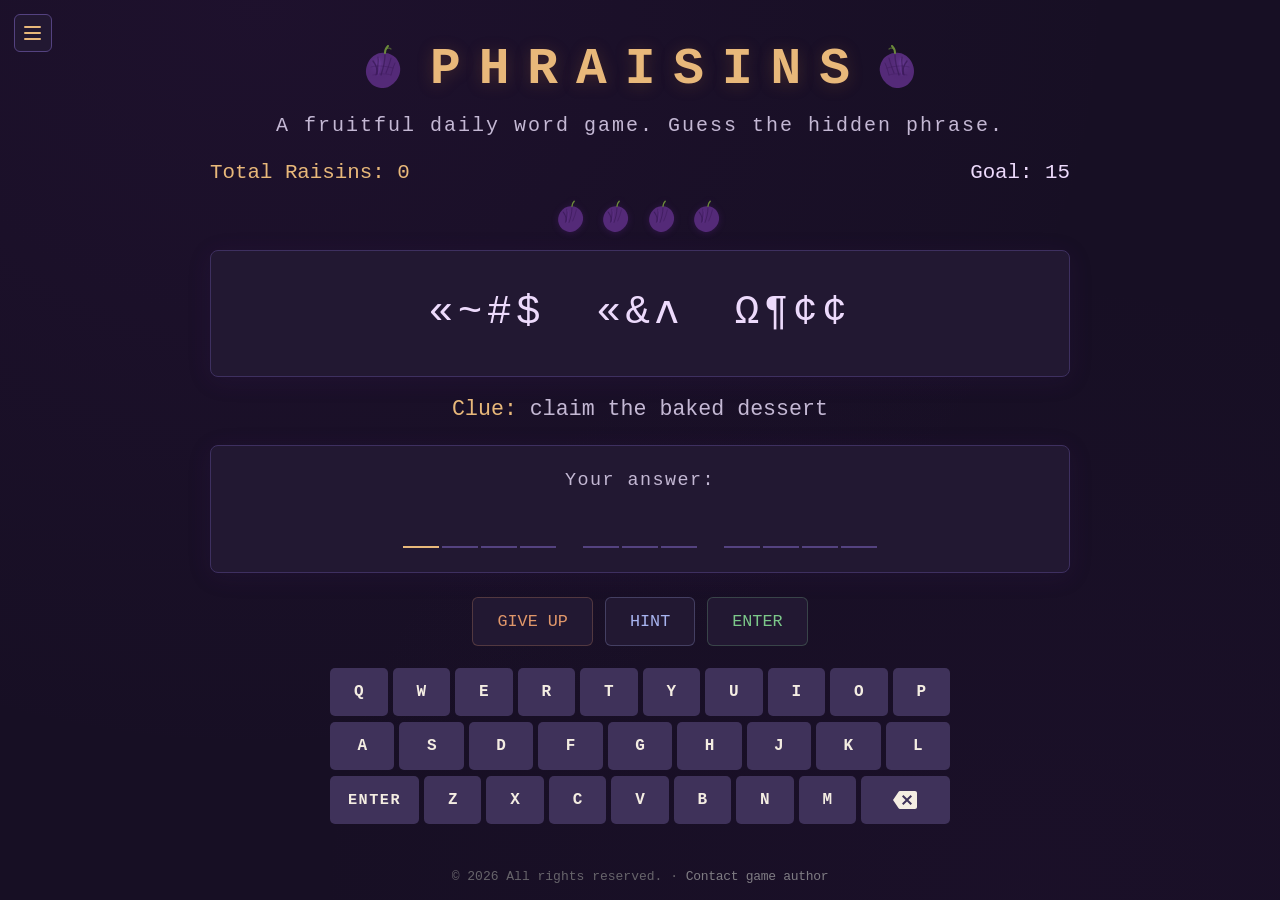
<file: index.html>
<!DOCTYPE html>
<html lang="en">
<head>
<!-- Google tag (gtag.js) -->
<script async src="https://www.googletagmanager.com/gtag/js?id=G-EBJD7X7V95"></script>
<script>
  window.dataLayer = window.dataLayer || [];
  function gtag(){dataLayer.push(arguments);}
  gtag('js', new Date());

  gtag('config', 'G-EBJD7X7V95');
</script>
<meta charset="UTF-8">
<meta name="viewport" content="width=device-width, initial-scale=1.0">
<title>Phraisins – Daily Word Game | Guess the Hidden Phrase</title>
<meta name="description" content="A raisin-powered word game. Guess the hidden phrase in 4 tries with the help of a clue. Earn raisins and achieve grapeness.">
<meta property="og:title" content="Phraisins - Word game">
<meta property="og:description" content="A raisin-powered word game. Guess the phrase, earn raisins, and achieve grapeness.">
<meta property="og:image" content="https://phraisins.com/og-image.png">
<meta property="og:image:alt" content="Phraisins logo: a smiling cartoon raisin beside the word PHRAISINS.">
<meta property="og:url" content="https://phraisins.com/">
<meta property="og:type" content="website">
<meta name="twitter:card" content="summary_large_image">
<meta name="twitter:title" content="Phraisins">
<meta name="twitter:description" content="A raisin-powered word game. Guess the phrase, earn raisins, and achieve grapeness.">
<meta name="twitter:image" content="https://phraisins.com/og-image.png">
<meta name="twitter:image:alt" content="Phraisins logo: a smiling cartoon raisin beside the word PHRAISINS.">
<link rel="canonical" href="https://phraisins.com/">
<link rel="icon" type="image/png" sizes="32x32" href="/favicon-32x32.png">
<link rel="icon" type="image/png" sizes="16x16" href="/favicon-16x16.png">
<link rel="icon" href="/favicon.svg" type="image/svg+xml">
<link rel="apple-touch-icon" sizes="180x180" href="/apple-touch-icon.png">
<link rel="preload" as="fetch" href="phrases.json" crossorigin="anonymous">
<script type="application/ld+json">
{
  "@context": "https://schema.org",
  "@graph": [
    {
      "@type": "WebSite",
      "@id": "https://phraisins.com/#website",
      "url": "https://phraisins.com/",
      "name": "Phraisins",
      "description": "A raisin-powered daily word game. Guess the hidden phrase and achieve grapeness.",
      "inLanguage": "en"
    },
    {
      "@type": ["WebApplication", "VideoGame"],
      "@id": "https://phraisins.com/#app",
      "name": "Phraisins",
      "url": "https://phraisins.com/",
      "isPartOf": {
        "@id": "https://phraisins.com/#website"
      },
      "description": "Guess the hidden phrase in 4 tries with the help of a clue. Three new puzzles every day.",
      "image": "https://phraisins.com/og-image.png",
      "applicationCategory": "GameApplication",
      "genre": "Word puzzle",
      "gamePlatform": "Web browser",
      "operatingSystem": "Any",
      "inLanguage": "en",
      "isAccessibleForFree": true,
      "offers": {
        "@type": "Offer",
        "price": 0,
        "priceCurrency": "USD"
      }
    }
  ]
}
</script>
<link rel="stylesheet" href="styles.css">
</head>
<body class="app-loading">
<button id="menu-btn" type="button" aria-label="Open menu" aria-haspopup="true" aria-expanded="false">
  <span class="menu-bar"></span>
  <span class="menu-bar"></span>
  <span class="menu-bar"></span>
</button>
<div id="menu-dropdown" class="hidden" role="menu" aria-labelledby="menu-btn">
  <button class="menu-item" id="menu-how-to" type="button" role="menuitem">How to play</button>
  <button class="menu-item" id="menu-history" type="button" role="menuitem">My puzzle history</button>
  <button class="menu-item" id="menu-riddle-answer" type="button" role="menuitem">Riddle answer</button>
  <button class="menu-item hidden" id="menu-potter-puzzles" type="button" role="menuitem"><svg class="menu-icon" viewBox="0 0 24 24" aria-hidden="true" focusable="false"><line x1="3.5" y1="20.5" x2="13.5" y2="10.5" stroke="#6b4423" stroke-width="2.4" stroke-linecap="round"/><line x1="13" y1="11" x2="16.5" y2="7.5" stroke="#a8794f" stroke-width="2.2" stroke-linecap="round"/><circle cx="17" cy="7" r="2.2" fill="#ffe199"/><circle cx="17" cy="7" r="1" fill="#fff8dc"/><path d="M17 1.1v0.7M17 2.6v0.7M16.6 2.2h-0.7M17.4 2.2h0.7M21 2.5v0.7M21 4v0.7M20.6 3.6h-0.7M21.4 3.6h0.7M22.5 5.9v0.7M22.5 7.4v0.7M22.1 7h-0.7M22.9 7h0.7" stroke="#ffd97a" stroke-width="0.9" stroke-linecap="round"/></svg>Wizarding Words</button>
  <button class="menu-item hidden" id="menu-star-words" type="button" role="menuitem"><svg class="menu-icon menu-icon-sabers" viewBox="0 0 24 24" aria-hidden="true" focusable="false"><line x1="2.6" y1="21.5" x2="6" y2="17.6" stroke="#8f8f8f" stroke-width="2.6" stroke-linecap="round"/><circle cx="2.6" cy="21.6" r="1.5" fill="#7e7e7e"/><line x1="21.4" y1="21.5" x2="18" y2="17.6" stroke="#8f8f8f" stroke-width="2.6" stroke-linecap="round"/><circle cx="21.4" cy="21.6" r="1.5" fill="#7e7e7e"/><line x1="6" y1="17.6" x2="16.6" y2="5.2" stroke="#4ec9ff" stroke-width="4.4" stroke-linecap="round" opacity="0.3"/><line x1="6" y1="17.6" x2="16.6" y2="5.2" stroke="#4ec9ff" stroke-width="2.2" stroke-linecap="round"/><line x1="6" y1="17.6" x2="16.6" y2="5.2" stroke="#f4ffff" stroke-width="0.9" stroke-linecap="round"/><line x1="18" y1="17.6" x2="7.4" y2="5.2" stroke="#ff5050" stroke-width="4.4" stroke-linecap="round" opacity="0.3"/><line x1="18" y1="17.6" x2="7.4" y2="5.2" stroke="#ff5050" stroke-width="2.2" stroke-linecap="round"/><line x1="18" y1="17.6" x2="7.4" y2="5.2" stroke="#fff0f0" stroke-width="0.9" stroke-linecap="round"/></svg>Star Words</button>
  <button class="menu-item" id="menu-about" type="button" role="menuitem">About</button>
</div>
<div id="info-modal" role="dialog" aria-modal="true" aria-labelledby="info-modal-title">
  <div id="info-modal-card">
    <button id="info-modal-close" type="button" aria-label="Close">&times;</button>
    <div id="info-modal-title"></div>
    <div id="info-modal-body"></div>
  </div>
</div>
<div id="app">
  <div class="title-row">
    <svg class="raisin-svg" width="52" height="48" viewBox="0 0 52 48" fill="none" xmlns="http://www.w3.org/2000/svg" aria-hidden="true">
      <path d="M26 8c-6-1-12 2-16 8-3 5-4 11-2 16 2 6 7 10 14 11 3 0 6 0 9-2 5-3 9-8 10-14 1-5-1-10-4-14-3-3-7-5-11-5z" fill="#542a78"/>
      <path d="M26 8c-6-1-12 2-16 8-3 5-4 11-2 16 2 6 7 10 14 11 3 0 6 0 9-2 5-3 9-8 10-14 1-5-1-10-4-14-3-3-7-5-11-5z" fill="url(#rg1)"/>
      <path d="M14 16c3 4 5 8 4 13" stroke="#381855" stroke-width="1.4" stroke-linecap="round" fill="none" opacity="0.7"/>
      <path d="M19 12c1 6-1 13-2 18" stroke="#381855" stroke-width="1.2" stroke-linecap="round" fill="none" opacity="0.6"/>
      <path d="M26 10c0 7-2 14-4 20" stroke="#381855" stroke-width="1.3" stroke-linecap="round" fill="none" opacity="0.65"/>
      <path d="M32 13c-1 5-3 10-5 15" stroke="#381855" stroke-width="1.1" stroke-linecap="round" fill="none" opacity="0.55"/>
      <path d="M36 18c-2 4-3 9-4 12" stroke="#381855" stroke-width="1" stroke-linecap="round" fill="none" opacity="0.5"/>
      <path d="M12 22c6-2 14-1 22 1" stroke="#381855" stroke-width="0.9" stroke-linecap="round" fill="none" opacity="0.4"/>
      <path d="M14 30c5-1 11-2 18 0" stroke="#381855" stroke-width="0.8" stroke-linecap="round" fill="none" opacity="0.35"/>
      <path d="M20 13c2 5 1 11-1 17" stroke="#703ca0" stroke-width="0.8" stroke-linecap="round" fill="none" opacity="0.5"/>
      <path d="M26 8c0-3 1-5 3-7" stroke="#6b8a3a" stroke-width="2" stroke-linecap="round"/>
      <path d="M27 4c2-1 4-1 5 0" stroke="#6b8a3a" stroke-width="1.2" stroke-linecap="round" opacity="0.6"/>
      <defs><radialGradient id="rg1" cx="0.35" cy="0.3" r="0.5"><stop offset="0%" stop-color="#8050b8" stop-opacity="0.35"/><stop offset="100%" stop-color="#381855" stop-opacity="0"/></radialGradient></defs>
    </svg>
    <h1>PHRAISINS</h1>
    <svg class="raisin-svg" width="52" height="48" viewBox="0 0 52 48" fill="none" xmlns="http://www.w3.org/2000/svg" style="transform: scaleX(-1)" aria-hidden="true">
      <path d="M26 8c-6-1-12 2-16 8-3 5-4 11-2 16 2 6 7 10 14 11 3 0 6 0 9-2 5-3 9-8 10-14 1-5-1-10-4-14-3-3-7-5-11-5z" fill="#542a78"/>
      <path d="M26 8c-6-1-12 2-16 8-3 5-4 11-2 16 2 6 7 10 14 11 3 0 6 0 9-2 5-3 9-8 10-14 1-5-1-10-4-14-3-3-7-5-11-5z" fill="url(#rg2)"/>
      <path d="M14 16c3 4 5 8 4 13" stroke="#381855" stroke-width="1.4" stroke-linecap="round" fill="none" opacity="0.7"/>
      <path d="M19 12c1 6-1 13-2 18" stroke="#381855" stroke-width="1.2" stroke-linecap="round" fill="none" opacity="0.6"/>
      <path d="M26 10c0 7-2 14-4 20" stroke="#381855" stroke-width="1.3" stroke-linecap="round" fill="none" opacity="0.65"/>
      <path d="M32 13c-1 5-3 10-5 15" stroke="#381855" stroke-width="1.1" stroke-linecap="round" fill="none" opacity="0.55"/>
      <path d="M36 18c-2 4-3 9-4 12" stroke="#381855" stroke-width="1" stroke-linecap="round" fill="none" opacity="0.5"/>
      <path d="M12 22c6-2 14-1 22 1" stroke="#381855" stroke-width="0.9" stroke-linecap="round" fill="none" opacity="0.4"/>
      <path d="M14 30c5-1 11-2 18 0" stroke="#381855" stroke-width="0.8" stroke-linecap="round" fill="none" opacity="0.35"/>
      <path d="M20 13c2 5 1 11-1 17" stroke="#703ca0" stroke-width="0.8" stroke-linecap="round" fill="none" opacity="0.5"/>
      <path d="M26 8c0-3 1-5 3-7" stroke="#6b8a3a" stroke-width="2" stroke-linecap="round"/>
      <path d="M27 4c2-1 4-1 5 0" stroke="#6b8a3a" stroke-width="1.2" stroke-linecap="round" opacity="0.6"/>
      <defs><radialGradient id="rg2" cx="0.35" cy="0.3" r="0.5"><stop offset="0%" stop-color="#8050b8" stop-opacity="0.35"/><stop offset="100%" stop-color="#381855" stop-opacity="0"/></radialGradient></defs>
    </svg>
  </div>
  <div id="subtitle"><span>A fruitful daily word game. Guess the hidden phrase.</span></div>
  <div id="score-area">
    <div id="raisin-bar">
      <div id="total-raisins-group">
        <span id="total-raisins"></span>
        <div id="total-goal"></div>
      </div>
      <div id="current-level"></div>
    </div>
    <div id="stake-wrap">
      <div id="stake-raisins"></div>
    </div>
  </div>
  <div id="cipher-display"></div>
  <div id="clue-display"></div>
  <div id="hints-area"></div>
  <div id="feedback"></div>
  <div id="answer-area"></div>
  <div id="buttons">
    <button id="giveup-btn">GIVE UP</button>
    <button id="hint-btn">HINT</button>
    <button id="submit-btn">ENTER</button>
    <button id="reopen-result-btn" class="hidden">RESULTS</button>
    <button id="newgame-outer-btn" class="hidden">NEXT PUZZLE</button>
  </div>
  <div id="result" role="dialog" aria-modal="true" aria-labelledby="result-feedback">
    <div id="result-card">
      <button id="result-close" type="button" aria-label="Close">&times;</button>
      <div id="result-feedback"></div>
      <div id="result-raisins"></div>
      <div id="result-actions">
        <button id="share-btn">SHARE<svg class="share-icon" viewBox="0 0 24 24" fill="none" stroke="currentColor" stroke-width="2" stroke-linecap="round" stroke-linejoin="round" aria-hidden="true" focusable="false"><circle cx="18" cy="5" r="3"/><circle cx="6" cy="12" r="3"/><circle cx="18" cy="19" r="3"/><line x1="8.59" y1="13.51" x2="15.41" y2="17.49"/><line x1="15.41" y1="6.51" x2="8.59" y2="10.49"/></svg></button>
        <button id="riddle-btn" class="hidden">BONUS RIDDLE</button>
        <button id="newgame-btn" class="hidden">NEXT PUZZLE</button>
      </div>
    </div>
  </div>
</div>
<div id="tutorial-overlay" class="hidden" aria-hidden="true">
  <div id="tutorial-backdrop"></div>
</div>
<div id="tutorial-callout" class="hidden" role="dialog" aria-live="polite" aria-labelledby="tutorial-title">
  <div id="tutorial-title"></div>
  <div id="tutorial-body"></div>
  <div id="tutorial-footer">
    <div id="tutorial-dots"></div>
    <button id="tutorial-next" type="button">Next</button>
  </div>
</div>
<div id="welcome-dialog" class="hidden" role="dialog" aria-labelledby="welcome-title">
  <button id="welcome-close" type="button" aria-label="Close">&times;</button>
  <svg class="welcome-raisin-hero" viewBox="0 0 52 48" fill="none" xmlns="http://www.w3.org/2000/svg" aria-hidden="true">
    <defs>
      <radialGradient id="wr" cx="0.35" cy="0.3" r="0.5"><stop offset="0%" stop-color="#8050b8" stop-opacity="0.35"/><stop offset="100%" stop-color="#381855" stop-opacity="0"/></radialGradient>
    </defs>
    <path d="M26 8c-6-1-12 2-16 8-3 5-4 11-2 16 2 6 7 10 14 11 3 0 6 0 9-2 5-3 9-8 10-14 1-5-1-10-4-14-3-3-7-5-11-5z" fill="#542a78"/>
    <path d="M26 8c-6-1-12 2-16 8-3 5-4 11-2 16 2 6 7 10 14 11 3 0 6 0 9-2 5-3 9-8 10-14 1-5-1-10-4-14-3-3-7-5-11-5z" fill="url(#wr)"/>
    <path d="M26 8c0-3 1-5 3-7" stroke="#6b8a3a" stroke-width="2" stroke-linecap="round"/>
    <path d="M27 4c2-1 4-1 5 0" stroke="#6b8a3a" stroke-width="1.2" stroke-linecap="round" opacity="0.6"/>
    <!-- A few side wrinkles, kept clear of the face. -->
    <path d="M13 17c2 4 3 8 3 12" stroke="#381855" stroke-width="1.2" stroke-linecap="round" fill="none" opacity="0.5"/>
    <path d="M38 18c-1 4-2 9-3 13" stroke="#381855" stroke-width="1.1" stroke-linecap="round" fill="none" opacity="0.45"/>
    <path d="M28 22c5-1 9-1 13 1" stroke="#381855" stroke-width="0.8" stroke-linecap="round" fill="none" opacity="0.28"/>
    <!-- Soft rosy cheeks. -->
    <ellipse cx="16" cy="28.5" rx="3.2" ry="2" fill="#c77fb0" opacity="0.3"/>
    <ellipse cx="36" cy="28.5" rx="3.2" ry="2" fill="#c77fb0" opacity="0.3"/>
    <!-- Friendly face: happy closed eyes and a gentle smile, in a deep grape tone. -->
    <path d="M16 22.5c1.4-2.2 4.6-2.2 6 0" stroke="#2a1148" stroke-width="1.6" stroke-linecap="round" fill="none"/>
    <path d="M30 22.5c1.4-2.2 4.6-2.2 6 0" stroke="#2a1148" stroke-width="1.6" stroke-linecap="round" fill="none"/>
    <path d="M19.5 29.5c3 4 9.5 4 13 0" stroke="#2a1148" stroke-width="1.7" stroke-linecap="round" fill="none"/>
  </svg>
  <div id="welcome-title">Welcome to Phraisins!</div>
  <div id="welcome-body">Guess the hidden phrase and win raisins. Ready to achieve grapeness?</div>
  <div id="welcome-buttons">
    <button id="welcome-play" type="button">Play Now</button>
    <button id="welcome-how-to" type="button">How to Play</button>
  </div>
</div>
<div id="share-toast">Copied!</div>
<footer>&copy; 2026 All rights reserved. &middot; <a href="https://elistutz.wordpress.com/contact-info/" target="_blank" rel="noopener">Contact game author</a></footer>
<script src="app.js"></script>
</body>
</html>
</file>
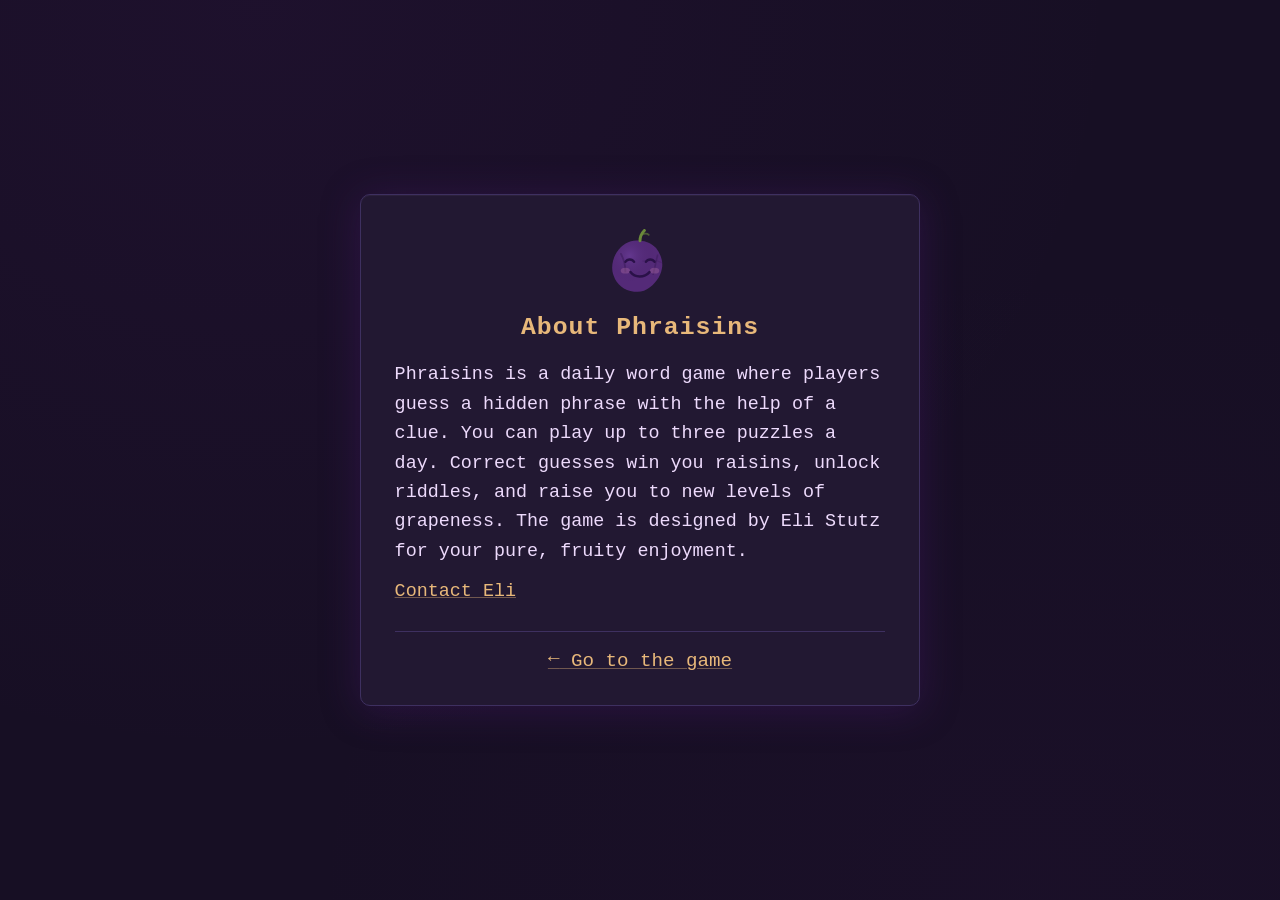
<file: about/index.html>
<!DOCTYPE html>
<html lang="en">
<head>
<!-- Google tag (gtag.js) -->
<script async src="https://www.googletagmanager.com/gtag/js?id=G-EBJD7X7V95"></script>
<script>
  window.dataLayer = window.dataLayer || [];
  function gtag(){dataLayer.push(arguments);}
  gtag('js', new Date());

  gtag('config', 'G-EBJD7X7V95');
</script>
<meta charset="UTF-8">
<meta name="viewport" content="width=device-width, initial-scale=1.0">
<title>About Phraisins – The Daily Raisin-Powered Word Game</title>
<meta name="description" content="Learn about Phraisins, a free daily word game where you guess a hidden phrase in 4 tries, earn raisins, and achieve grapeness. Designed by Eli Stutz.">
<meta property="og:title" content="About Phraisins">
<meta property="og:description" content="A free daily word game. Guess the hidden phrase in 4 tries, earn raisins, and achieve grapeness.">
<meta property="og:image" content="https://phraisins.com/og-image.png">
<meta property="og:image:alt" content="Phraisins logo: a smiling cartoon raisin beside the word PHRAISINS.">
<meta property="og:url" content="https://phraisins.com/about/">
<meta property="og:type" content="website">
<meta name="twitter:card" content="summary_large_image">
<meta name="twitter:title" content="About Phraisins">
<meta name="twitter:description" content="A free daily word game. Guess the hidden phrase in 4 tries, earn raisins, and achieve grapeness.">
<meta name="twitter:image" content="https://phraisins.com/og-image.png">
<meta name="twitter:image:alt" content="Phraisins logo: a smiling cartoon raisin beside the word PHRAISINS.">
<link rel="canonical" href="https://phraisins.com/about/">
<link rel="icon" type="image/png" sizes="32x32" href="/favicon-32x32.png">
<link rel="icon" type="image/png" sizes="16x16" href="/favicon-16x16.png">
<link rel="icon" href="/favicon.svg" type="image/svg+xml">
<link rel="apple-touch-icon" sizes="180x180" href="/apple-touch-icon.png">
<script type="application/ld+json">
{
  "@context": "https://schema.org",
  "@type": "AboutPage",
  "url": "https://phraisins.com/about/",
  "name": "About Phraisins",
  "description": "A free daily word game where you guess a hidden phrase in 4 tries, earn raisins, and achieve grapeness.",
  "inLanguage": "en",
  "mainEntity": {
    "@type": ["WebApplication", "VideoGame"],
    "name": "Phraisins",
    "url": "https://phraisins.com/",
    "applicationCategory": "GameApplication",
    "genre": "Word puzzle",
    "gamePlatform": "Web browser",
    "operatingSystem": "Any",
    "isAccessibleForFree": true
  }
}
</script>
<link rel="stylesheet" href="/styles.css">
</head>
<body class="about-body">
<main class="about-card">
  <!-- The friendly foreground raisin from the Welcome modal, standalone. -->
  <svg class="about-raisin" viewBox="0 0 52 48" fill="none" xmlns="http://www.w3.org/2000/svg" aria-hidden="true">
    <defs>
      <radialGradient id="ar" cx="0.35" cy="0.3" r="0.5"><stop offset="0%" stop-color="#8050b8" stop-opacity="0.35"/><stop offset="100%" stop-color="#381855" stop-opacity="0"/></radialGradient>
    </defs>
    <path d="M26 8c-6-1-12 2-16 8-3 5-4 11-2 16 2 6 7 10 14 11 3 0 6 0 9-2 5-3 9-8 10-14 1-5-1-10-4-14-3-3-7-5-11-5z" fill="#542a78"/>
    <path d="M26 8c-6-1-12 2-16 8-3 5-4 11-2 16 2 6 7 10 14 11 3 0 6 0 9-2 5-3 9-8 10-14 1-5-1-10-4-14-3-3-7-5-11-5z" fill="url(#ar)"/>
    <path d="M26 8c0-3 1-5 3-7" stroke="#6b8a3a" stroke-width="2" stroke-linecap="round"/>
    <path d="M27 4c2-1 4-1 5 0" stroke="#6b8a3a" stroke-width="1.2" stroke-linecap="round" opacity="0.6"/>
    <!-- A few side wrinkles, kept clear of the face. -->
    <path d="M13 17c2 4 3 8 3 12" stroke="#381855" stroke-width="1.2" stroke-linecap="round" fill="none" opacity="0.5"/>
    <path d="M38 18c-1 4-2 9-3 13" stroke="#381855" stroke-width="1.1" stroke-linecap="round" fill="none" opacity="0.45"/>
    <path d="M28 22c5-1 9-1 13 1" stroke="#381855" stroke-width="0.8" stroke-linecap="round" fill="none" opacity="0.28"/>
    <!-- Soft rosy cheeks. -->
    <ellipse cx="16" cy="28.5" rx="3.2" ry="2" fill="#c77fb0" opacity="0.3"/>
    <ellipse cx="36" cy="28.5" rx="3.2" ry="2" fill="#c77fb0" opacity="0.3"/>
    <!-- Friendly face: happy closed eyes and a gentle smile, in a deep grape tone. -->
    <path d="M16 22.5c1.4-2.2 4.6-2.2 6 0" stroke="#2a1148" stroke-width="1.6" stroke-linecap="round" fill="none"/>
    <path d="M30 22.5c1.4-2.2 4.6-2.2 6 0" stroke="#2a1148" stroke-width="1.6" stroke-linecap="round" fill="none"/>
    <path d="M19.5 29.5c3 4 9.5 4 13 0" stroke="#2a1148" stroke-width="1.7" stroke-linecap="round" fill="none"/>
  </svg>
  <h1>About Phraisins</h1>
  <div class="about-text">
    <p>Phraisins is a daily word game where players guess a hidden phrase with the help of a clue. You can play up to three puzzles a day. Correct guesses win you raisins, unlock riddles, and raise you to new levels of grapeness. The game is designed by Eli&nbsp;Stutz for your pure, fruity enjoyment.</p>
    <p><a href="https://elistutz.wordpress.com/contact-info/" target="_blank" rel="noopener">Contact Eli</a></p>
  </div>
  <div class="about-back">
    <a href="/"><span class="about-back-arrow">&larr;</span> Go to the game</a>
  </div>
</main>
</body>
</html>
</file>
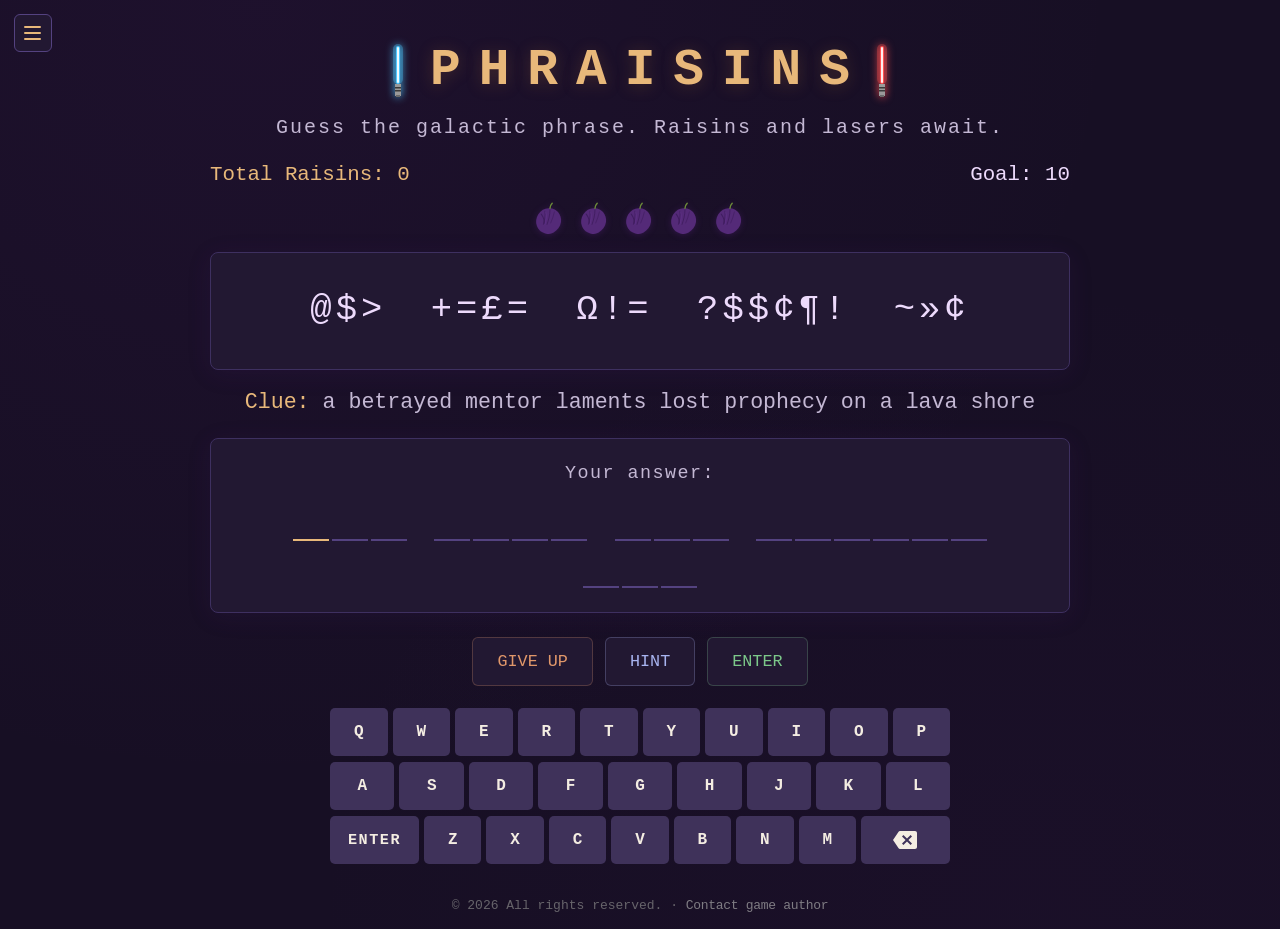
<file: star-words/index.html>
<!DOCTYPE html>
<html lang="en">
<head>
<!-- Google tag (gtag.js) -->
<script async src="https://www.googletagmanager.com/gtag/js?id=G-EBJD7X7V95"></script>
<script>
  window.dataLayer = window.dataLayer || [];
  function gtag(){dataLayer.push(arguments);}
  gtag('js', new Date());

  gtag('config', 'G-EBJD7X7V95');
</script>
<meta charset="UTF-8">
<meta name="viewport" content="width=device-width, initial-scale=1.0">
<title>Star Words | Phraisins – 20 galactic phrases</title>
<meta name="description" content="A galactic edition of Phraisins. Guess 20 hidden phrases from a galaxy far, far away with the help of a cryptic clue.">
<meta property="og:title" content="Phraisins – Star Words">
<meta property="og:description" content="A galactic edition of Phraisins. Guess 20 hidden phrases from a galaxy far, far away.">
<meta property="og:image" content="https://phraisins.com/star-words/og-image.png">
<meta property="og:image:alt" content="Phraisins logo: a cartoon raisin beside two crossed laser swords, with the word PHRAISINS.">
<meta property="og:url" content="https://phraisins.com/star-words/">
<meta property="og:type" content="website">
<meta name="twitter:card" content="summary_large_image">
<meta name="twitter:title" content="Phraisins – Star Words">
<meta name="twitter:description" content="A galactic edition of Phraisins. Guess 20 hidden phrases from a galaxy far, far away.">
<meta name="twitter:image" content="https://phraisins.com/star-words/og-image.png">
<meta name="twitter:image:alt" content="Phraisins logo: a cartoon raisin beside two crossed laser swords, with the word PHRAISINS.">
<link rel="canonical" href="https://phraisins.com/star-words/">
<link rel="icon" type="image/png" sizes="32x32" href="/favicon-32x32.png">
<link rel="icon" type="image/png" sizes="16x16" href="/favicon-16x16.png">
<link rel="icon" href="/favicon.svg" type="image/svg+xml">
<link rel="apple-touch-icon" sizes="180x180" href="/apple-touch-icon.png">
<link rel="preload" as="fetch" href="/star-phrases.json" crossorigin="anonymous">
<link rel="stylesheet" href="/styles.css">
<script>
  // Variant config consumed by app.js. To remove Star Words entirely,
  // delete this directory, /star-phrases.json, and the menu items in / index.html
  // and /wizarding-words/index.html.
  window.GAME_CONFIG = {
    variant: 'star',
    phrasesFile: '/star-phrases.json',
    storagePrefix: 'phraisins_star_',
    marathonSize: 20,
    roundupTitles: [
      { minScore: 17, title: 'A true Jedi Master!' },
      { minScore: 12, title: 'The Force is strong with you!' },
      { minScore: 7,  title: 'A promising Padawan' },
      { minScore: 0,  title: 'Even Luke missed the first shot…' }
    ],
    riddlesEnabled: false,
    inviteShare: false,
    inviteDesc: 'Guess the galactic phrase with a cryptic clue.',
    winPhrases: {
      6: ["Nice Jedi reflexes!"],
      5: ["Most impressive!"],
      4: ["Force-ful!"],
      3: ["Sharp shot!"],
      2: ["Close one!"],
      1: ["Lucky escape!"]
    },
    rewardLevels: [
      { threshold: 10,  phrase: "A new hope!",                    label: "Droid Raisin" },
      { threshold: 20,  phrase: "Welcome, young one!",            label: "Padawan Raisin" },
      { threshold: 30,  phrase: "The Force awakens!",             label: "Force Sensitive" },
      { threshold: 40,  phrase: "You've made the jump!",          label: "Smuggler Raisin" },
      { threshold: 50,  phrase: "Bullseyed the exhaust port!",         label: "Ace Pilot" },
      { threshold: 60,  phrase: "Knighted at last!",              label: "Raisin Knight" },
      { threshold: 70,  phrase: "Raisins you're looking for!",    label: "Mind Trickster" },
      { threshold: 80,  phrase: "A seat on the Council!",         label: "Council Raisin" },
      { threshold: 90,  phrase: "The Force is strong with this one!", label: "Master Raisin" },
      { threshold: 100, phrase: "You brought order to the galaxy!",     label: "Galatic Raisin" },
      { threshold: 110, phrase: "Balance to the Force!",          label: "The Chosen Raisin" },
      { threshold: 120, phrase: "A Grand Master raisin!",         label: "Grand Master Raisin" }
    ],
    shareLead: '🪐',
    shareHeader: 'Phraisins · Star Words',
    shareUrl: 'phraisins.com/star-words',
    roundupIconHTML:
      '<svg class="recap-sabers" viewBox="0 0 80 53" fill="none" xmlns="http://www.w3.org/2000/svg" aria-hidden="true">' +
      '<line x1="10" y1="49.5" x2="16" y2="44" stroke="#8f8f8f" stroke-width="4.6" stroke-linecap="round"/>' +
      '<circle cx="10" cy="49.6" r="2.6" fill="#7e7e7e"/>' +
      '<line x1="70" y1="49.5" x2="64" y2="44" stroke="#8f8f8f" stroke-width="4.6" stroke-linecap="round"/>' +
      '<circle cx="70" cy="49.6" r="2.6" fill="#7e7e7e"/>' +
      '<line x1="16" y1="44" x2="60" y2="8" stroke="#4ec9ff" stroke-width="9" stroke-linecap="round" opacity="0.3"/>' +
      '<line x1="16" y1="44" x2="60" y2="8" stroke="#4ec9ff" stroke-width="3.6" stroke-linecap="round"/>' +
      '<line x1="16" y1="44" x2="60" y2="8" stroke="#f4ffff" stroke-width="1.4" stroke-linecap="round"/>' +
      '<line x1="64" y1="44" x2="20" y2="8" stroke="#ff5050" stroke-width="9" stroke-linecap="round" opacity="0.3"/>' +
      '<line x1="64" y1="44" x2="20" y2="8" stroke="#ff5050" stroke-width="3.6" stroke-linecap="round"/>' +
      '<line x1="64" y1="44" x2="20" y2="8" stroke="#fff0f0" stroke-width="1.4" stroke-linecap="round"/>' +
      '</svg>'
  };
</script>
</head>
<body class="app-loading variant-star">
<button id="menu-btn" type="button" aria-label="Open menu" aria-haspopup="true" aria-expanded="false">
  <span class="menu-bar"></span>
  <span class="menu-bar"></span>
  <span class="menu-bar"></span>
</button>
<div id="menu-dropdown" class="hidden" role="menu" aria-labelledby="menu-btn">
  <button class="menu-item" id="menu-how-to" type="button" role="menuitem">How to play</button>
  <button class="menu-item" id="menu-history" type="button" role="menuitem">My puzzle history</button>
  <button class="menu-item hidden" id="menu-riddle-answer" type="button" role="menuitem">Riddle answer</button>
  <button class="menu-item hidden" id="menu-star-words" type="button" role="menuitem"><svg class="menu-icon menu-icon-sabers" viewBox="0 0 24 24" aria-hidden="true" focusable="false"><line x1="2.6" y1="21.5" x2="6" y2="17.6" stroke="#8f8f8f" stroke-width="2.6" stroke-linecap="round"/><circle cx="2.6" cy="21.6" r="1.5" fill="#7e7e7e"/><line x1="21.4" y1="21.5" x2="18" y2="17.6" stroke="#8f8f8f" stroke-width="2.6" stroke-linecap="round"/><circle cx="21.4" cy="21.6" r="1.5" fill="#7e7e7e"/><line x1="6" y1="17.6" x2="16.6" y2="5.2" stroke="#4ec9ff" stroke-width="4.4" stroke-linecap="round" opacity="0.3"/><line x1="6" y1="17.6" x2="16.6" y2="5.2" stroke="#4ec9ff" stroke-width="2.2" stroke-linecap="round"/><line x1="6" y1="17.6" x2="16.6" y2="5.2" stroke="#f4ffff" stroke-width="0.9" stroke-linecap="round"/><line x1="18" y1="17.6" x2="7.4" y2="5.2" stroke="#ff5050" stroke-width="4.4" stroke-linecap="round" opacity="0.3"/><line x1="18" y1="17.6" x2="7.4" y2="5.2" stroke="#ff5050" stroke-width="2.2" stroke-linecap="round"/><line x1="18" y1="17.6" x2="7.4" y2="5.2" stroke="#fff0f0" stroke-width="0.9" stroke-linecap="round"/></svg>Star Words</button>
  <button class="menu-item hidden" id="menu-potter-puzzles" type="button" role="menuitem"><svg class="menu-icon" viewBox="0 0 24 24" aria-hidden="true" focusable="false"><line x1="3.5" y1="20.5" x2="13.5" y2="10.5" stroke="#6b4423" stroke-width="2.4" stroke-linecap="round"/><line x1="13" y1="11" x2="16.5" y2="7.5" stroke="#a8794f" stroke-width="2.2" stroke-linecap="round"/><circle cx="17" cy="7" r="2.2" fill="#ffe199"/><circle cx="17" cy="7" r="1" fill="#fff8dc"/><path d="M17 1.1v0.7M17 2.6v0.7M16.6 2.2h-0.7M17.4 2.2h0.7M21 2.5v0.7M21 4v0.7M20.6 3.6h-0.7M21.4 3.6h0.7M22.5 5.9v0.7M22.5 7.4v0.7M22.1 7h-0.7M22.9 7h0.7" stroke="#ffd97a" stroke-width="0.9" stroke-linecap="round"/></svg>Wizarding Words</button>
  <button class="menu-item" id="menu-phraisins" type="button" role="menuitem"><svg class="menu-arrow" viewBox="0 0 24 24" fill="none" stroke="currentColor" stroke-width="2" stroke-linecap="round" stroke-linejoin="round" aria-hidden="true" focusable="false"><line x1="19" y1="12" x2="5" y2="12"/><polyline points="12 19 5 12 12 5"/></svg>Home (Daily Phraisins)</button>
  <button class="menu-item" id="menu-about" type="button" role="menuitem">About</button>
</div>
<div id="info-modal" role="dialog" aria-modal="true" aria-labelledby="info-modal-title">
  <div id="info-modal-card">
    <button id="info-modal-close" type="button" aria-label="Close">&times;</button>
    <div id="info-modal-title"></div>
    <div id="info-modal-body"></div>
  </div>
</div>
<div id="app">
  <div class="title-row">
    <svg class="lightsaber lightsaber-blue title-saber" viewBox="0 0 16 60" aria-hidden="true">
      <rect x="3" y="4" width="10" height="40" rx="5" fill="currentColor" opacity="0.32"/>
      <rect x="6" y="6" width="4" height="38" rx="2" fill="currentColor"/>
      <rect x="7" y="7" width="2" height="36" rx="1" fill="#ffffff" opacity="0.9"/>
      <rect x="5" y="44" width="6" height="12" fill="#9a9a9a"/>
      <rect x="5" y="47" width="6" height="1.5" fill="#3a3a3a"/>
      <rect x="5" y="50" width="6" height="1.5" fill="#3a3a3a"/>
      <rect x="6" y="55" width="4" height="2" fill="#6a6a6a"/>
    </svg>
    <h1>PHRAISINS</h1>
    <svg class="lightsaber lightsaber-red title-saber" viewBox="0 0 16 60" aria-hidden="true">
      <rect x="3" y="4" width="10" height="40" rx="5" fill="currentColor" opacity="0.32"/>
      <rect x="6" y="6" width="4" height="38" rx="2" fill="currentColor"/>
      <rect x="7" y="7" width="2" height="36" rx="1" fill="#ffffff" opacity="0.9"/>
      <rect x="5" y="44" width="6" height="12" fill="#9a9a9a"/>
      <rect x="5" y="47" width="6" height="1.5" fill="#3a3a3a"/>
      <rect x="5" y="50" width="6" height="1.5" fill="#3a3a3a"/>
      <rect x="6" y="55" width="4" height="2" fill="#6a6a6a"/>
    </svg>
  </div>
  <div id="subtitle"><span>Guess the galactic phrase. Raisins and lasers await.</span></div>
  <div id="score-area">
    <div id="raisin-bar">
      <div id="total-raisins-group">
        <span id="total-raisins"></span>
        <div id="total-goal"></div>
      </div>
      <div id="current-level"></div>
    </div>
    <div id="stake-wrap">
      <div id="stake-raisins"></div>
    </div>
  </div>
  <div id="cipher-display"></div>
  <div id="clue-display"></div>
  <div id="hints-area"></div>
  <div id="feedback"></div>
  <div id="answer-area"></div>
  <div id="buttons">
    <button id="giveup-btn">GIVE UP</button>
    <button id="hint-btn">HINT</button>
    <button id="submit-btn">ENTER</button>
    <button id="reopen-result-btn" class="hidden">RESULTS</button>
    <button id="newgame-outer-btn" class="hidden">NEXT PUZZLE</button>
  </div>
  <div id="result" role="dialog" aria-modal="true" aria-labelledby="result-feedback">
    <div id="result-card">
      <button id="result-close" type="button" aria-label="Close">&times;</button>
      <div id="result-feedback"></div>
      <div id="result-raisins"></div>
      <div id="result-actions">
        <button id="share-btn">SHARE<svg class="share-icon" viewBox="0 0 24 24" fill="none" stroke="currentColor" stroke-width="2" stroke-linecap="round" stroke-linejoin="round" aria-hidden="true" focusable="false"><circle cx="18" cy="5" r="3"/><circle cx="6" cy="12" r="3"/><circle cx="18" cy="19" r="3"/><line x1="8.59" y1="13.51" x2="15.41" y2="17.49"/><line x1="15.41" y1="6.51" x2="8.59" y2="10.49"/></svg></button>
        <button id="riddle-btn" class="hidden">BONUS RIDDLE</button>
        <button id="newgame-btn" class="hidden">NEXT PUZZLE</button>
        <button id="marathon-end-btn" class="marathon-end-btn hidden" type="button">MORE PUZZLES</button>
      </div>
    </div>
  </div>
</div>
<div id="tutorial-overlay" class="hidden" aria-hidden="true">
  <div id="tutorial-backdrop"></div>
</div>
<div id="tutorial-callout" class="hidden" role="dialog" aria-live="polite" aria-labelledby="tutorial-title">
  <div id="tutorial-title"></div>
  <div id="tutorial-body"></div>
  <div id="tutorial-footer">
    <div id="tutorial-dots"></div>
    <button id="tutorial-next" type="button">Next</button>
  </div>
</div>
<div id="welcome-dialog" class="hidden" role="dialog" aria-labelledby="welcome-title">
  <button id="welcome-close" type="button" aria-label="Close">&times;</button>
  <svg class="welcome-sabers" viewBox="0 0 80 53" fill="none" xmlns="http://www.w3.org/2000/svg" aria-hidden="true">
    <line x1="10" y1="49.5" x2="16" y2="44" stroke="#8f8f8f" stroke-width="4.6" stroke-linecap="round"/>
    <circle cx="10" cy="49.6" r="2.6" fill="#7e7e7e"/>
    <line x1="70" y1="49.5" x2="64" y2="44" stroke="#8f8f8f" stroke-width="4.6" stroke-linecap="round"/>
    <circle cx="70" cy="49.6" r="2.6" fill="#7e7e7e"/>
    <line x1="16" y1="44" x2="60" y2="8" stroke="#4ec9ff" stroke-width="9" stroke-linecap="round" opacity="0.3"/>
    <line x1="16" y1="44" x2="60" y2="8" stroke="#4ec9ff" stroke-width="3.6" stroke-linecap="round"/>
    <line x1="16" y1="44" x2="60" y2="8" stroke="#f4ffff" stroke-width="1.4" stroke-linecap="round"/>
    <line x1="64" y1="44" x2="20" y2="8" stroke="#ff5050" stroke-width="9" stroke-linecap="round" opacity="0.3"/>
    <line x1="64" y1="44" x2="20" y2="8" stroke="#ff5050" stroke-width="3.6" stroke-linecap="round"/>
    <line x1="64" y1="44" x2="20" y2="8" stroke="#fff0f0" stroke-width="1.4" stroke-linecap="round"/>
  </svg>
  <div id="welcome-title">Welcome to<br><span class="nowrap">Star Words!</span></div>
  <div id="welcome-body">Solve 20 hidden phrases from a galaxy far, far away. May the 4th be with you.</div>
  <div id="welcome-buttons">
    <button id="welcome-play" type="button">Play Now</button>
    <button id="welcome-how-to" type="button">How to Play</button>
  </div>
  <button id="welcome-about" type="button">About</button>
</div>
<div id="share-toast">Copied!</div>
<footer>&copy; 2026 All rights reserved. &middot; <a href="https://elistutz.wordpress.com/contact-info/" target="_blank" rel="noopener">Contact game author</a></footer>
<script src="/app.js"></script>
</body>
</html>
</file>
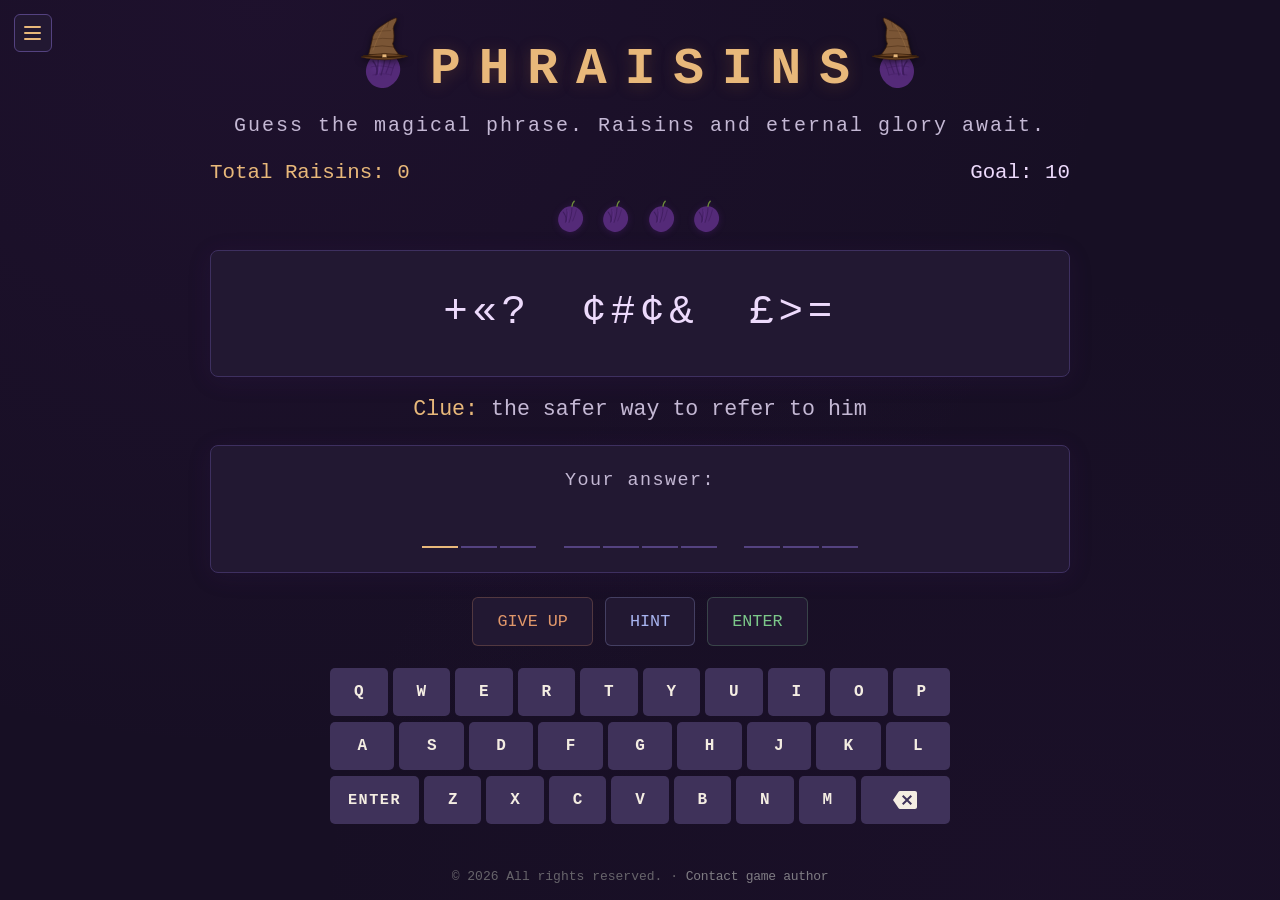
<file: wizarding-words/index.html>
<!DOCTYPE html>
<html lang="en">
<head>
<!-- Google tag (gtag.js) -->
<script async src="https://www.googletagmanager.com/gtag/js?id=G-EBJD7X7V95"></script>
<script>
  window.dataLayer = window.dataLayer || [];
  function gtag(){dataLayer.push(arguments);}
  gtag('js', new Date());

  gtag('config', 'G-EBJD7X7V95');
</script>
<meta charset="UTF-8">
<meta name="viewport" content="width=device-width, initial-scale=1.0">
<title>Wizarding Words | Phraisins – 30 magical phrases</title>
<meta name="description" content="A wizarding words edition of Phraisins. Guess 30 magical hidden phrases with the help of a cryptic clue.">
<meta property="og:title" content="Phraisins – Wizarding Words">
<meta property="og:description" content="A wizarding words edition of Phraisins. Guess 30 magical hidden phrases.">
<meta property="og:image" content="https://phraisins.com/wizarding-words/og-image.png">
<meta property="og:image:alt" content="Phraisins logo: a cartoon raisin next to a magic wand, beside the word PHRAISINS.">
<meta property="og:url" content="https://phraisins.com/wizarding-words/">
<meta property="og:type" content="website">
<meta name="twitter:card" content="summary_large_image">
<meta name="twitter:title" content="Phraisins – Wizarding Words">
<meta name="twitter:description" content="A wizarding words edition of Phraisins. Guess 30 magical hidden phrases.">
<meta name="twitter:image" content="https://phraisins.com/wizarding-words/og-image.png">
<meta name="twitter:image:alt" content="Phraisins logo: a cartoon raisin next to a magic wand, beside the word PHRAISINS.">
<link rel="canonical" href="https://phraisins.com/wizarding-words/">
<link rel="icon" type="image/png" sizes="32x32" href="/favicon-32x32.png">
<link rel="icon" type="image/png" sizes="16x16" href="/favicon-16x16.png">
<link rel="icon" href="/favicon.svg" type="image/svg+xml">
<link rel="apple-touch-icon" sizes="180x180" href="/apple-touch-icon.png">
<link rel="preload" as="fetch" href="/wizarding-phrases.json" crossorigin="anonymous">
<link rel="stylesheet" href="/styles.css">
<script>
  // Variant config consumed by app.js. To remove Potter Puzzles entirely,
  // delete this directory, /wizarding-phrases.json, and the menu item in / index.html.
  window.GAME_CONFIG = {
    variant: 'potter',
    phrasesFile: '/wizarding-phrases.json',
    storagePrefix: 'phraisins_potter_',
    marathonSize: 30,
    roundupTitles: [
      { minScore: 25, title: 'Magical job, young wizard!' },
      { minScore: 18, title: 'Bravo, apprentice!' },
      { minScore: 12, title: 'Not bad for a first-year' },
      { minScore: 0,  title: 'Even Neville started somewhere…' }
    ],
    riddlesEnabled: false,
    inviteShare: false,
    winPhrases: {
      6: ["Astounding!"],
      5: ["Spellbinding!"],
      4: ["Magical you!"],
      3: ["Enchanting!"],
      2: ["Lucky charm!"],
      1: ["Riddikulus rescue!"]
    },
    rewardLevels: [
      { threshold: 10,   phrase: "Welcome to Hogwarts!",         label: "First-year Raisin" },
      { threshold: 20,   phrase: "What a fruitful spell!",             label: "Spellcaster" },
      { threshold: 30,   phrase: "Ten points to your house!",        label: "Prefect Raisin" },
      { threshold: 40,   phrase: "You've caught the Snitch!",        label: "Quidditch Champ" },
      { threshold: 50,  phrase: "Top of the class!",                label: "Head Raisin" },
      { threshold: 60,  phrase: "Dark wizards beware!",             label: "Auror Raisin" },
      { threshold: 70,  phrase: "Order of Merlin, third class!",   label: "Order of Merlin" },
      { threshold: 80,  phrase: "Transformed into a legend!",       label: "Animagus Raisin" },
      { threshold: 90,  phrase: "Expecto Patronum!",                label: "Patronus Master" },
      { threshold: 100,  phrase: "Headmaster of Hogwarts!",          label: "Headmaster Raisin" },
      { threshold: 110,  phrase: "Master of the Elder Wand!",        label: "Wand Master" },
      { threshold: 120, phrase: "The Raisin Who Lived!",            label: "The Chosen Raisin" }
    ],
    shareLead: '\u{1FA84}',
    shareHeader: 'Phraisins · Wizarding Words',
    shareUrl: 'phraisins.com/wizarding-words',
    roundupIconHTML:
      '<svg class="recap-wand" viewBox="0 0 80 50" fill="none" xmlns="http://www.w3.org/2000/svg" aria-hidden="true">' +
      '<line x1="12" y1="42" x2="62" y2="8" stroke="#7a5535" stroke-width="2.4" stroke-linecap="round"/>' +
      '<line x1="10" y1="44" x2="22" y2="36" stroke="#3a200c" stroke-width="3.4" stroke-linecap="round"/>' +
      '<path d="M64 4 l1.3 3.6 l3.7 1.3 l-3.7 1.3 l-1.3 3.6 l-1.3 -3.6 l-3.7 -1.3 l3.7 -1.3 z" fill="#f6ecff"/>' +
      '<circle cx="56" cy="14" r="1" fill="#f6ecff"/>' +
      '<circle cx="70" cy="18" r="1.2" fill="#e8b87a"/>' +
      '<circle cx="54" cy="6" r="0.7" fill="#f6ecff"/>' +
      '</svg>'
  };
</script>
</head>
<body class="app-loading variant-potter">
<button id="menu-btn" type="button" aria-label="Open menu" aria-haspopup="true" aria-expanded="false">
  <span class="menu-bar"></span>
  <span class="menu-bar"></span>
  <span class="menu-bar"></span>
</button>
<div id="menu-dropdown" class="hidden" role="menu" aria-labelledby="menu-btn">
  <button class="menu-item" id="menu-how-to" type="button" role="menuitem">How to play</button>
  <button class="menu-item" id="menu-history" type="button" role="menuitem">My puzzle history</button>
  <button class="menu-item hidden" id="menu-riddle-answer" type="button" role="menuitem">Riddle answer</button>
  <button class="menu-item hidden" id="menu-potter-puzzles" type="button" role="menuitem">Wizarding Words</button>
  <button class="menu-item hidden" id="menu-star-words" type="button" role="menuitem"><svg class="menu-icon menu-icon-sabers" viewBox="0 0 24 24" aria-hidden="true" focusable="false"><line x1="2.6" y1="21.5" x2="6" y2="17.6" stroke="#8f8f8f" stroke-width="2.6" stroke-linecap="round"/><circle cx="2.6" cy="21.6" r="1.5" fill="#7e7e7e"/><line x1="21.4" y1="21.5" x2="18" y2="17.6" stroke="#8f8f8f" stroke-width="2.6" stroke-linecap="round"/><circle cx="21.4" cy="21.6" r="1.5" fill="#7e7e7e"/><line x1="6" y1="17.6" x2="16.6" y2="5.2" stroke="#4ec9ff" stroke-width="4.4" stroke-linecap="round" opacity="0.3"/><line x1="6" y1="17.6" x2="16.6" y2="5.2" stroke="#4ec9ff" stroke-width="2.2" stroke-linecap="round"/><line x1="6" y1="17.6" x2="16.6" y2="5.2" stroke="#f4ffff" stroke-width="0.9" stroke-linecap="round"/><line x1="18" y1="17.6" x2="7.4" y2="5.2" stroke="#ff5050" stroke-width="4.4" stroke-linecap="round" opacity="0.3"/><line x1="18" y1="17.6" x2="7.4" y2="5.2" stroke="#ff5050" stroke-width="2.2" stroke-linecap="round"/><line x1="18" y1="17.6" x2="7.4" y2="5.2" stroke="#fff0f0" stroke-width="0.9" stroke-linecap="round"/></svg>Star Words</button>
  <button class="menu-item" id="menu-phraisins" type="button" role="menuitem"><svg class="menu-arrow" viewBox="0 0 24 24" fill="none" stroke="currentColor" stroke-width="2" stroke-linecap="round" stroke-linejoin="round" aria-hidden="true" focusable="false"><line x1="19" y1="12" x2="5" y2="12"/><polyline points="12 19 5 12 12 5"/></svg>Home (Daily Phraisins)</button>
  <button class="menu-item" id="menu-about" type="button" role="menuitem">About</button>
</div>
<div id="info-modal" role="dialog" aria-modal="true" aria-labelledby="info-modal-title">
  <div id="info-modal-card">
    <button id="info-modal-close" type="button" aria-label="Close">&times;</button>
    <div id="info-modal-title"></div>
    <div id="info-modal-body"></div>
  </div>
</div>
<div id="app">
  <div class="title-row">
    <span class="raisin-with-hat">
    <svg class="wizard-hat" viewBox="0 0 50 50" fill="none" xmlns="http://www.w3.org/2000/svg" aria-hidden="true">
      <!-- Cone with battered, kinked outline (irregular L/Q mix) -->
      <path d="M10 39 L11.5 33 Q13 27 14 22 L15.5 19 Q17 16 20 14 L23 12 Q27 9 31 7 L34.5 5.5 L36 6 L35 9 Q33 12 32.5 15 L33 18 Q33.5 22 33 26 L32 29 Q33 33 35 35.5 L37.5 39 Z" fill="#7a5535" stroke="#3a200c" stroke-width="0.7" stroke-linejoin="round"/>
      <!-- Wrinkles / creases across the body -->
      <path d="M12.5 32 Q22 30 33 32" stroke="#3a200c" stroke-width="0.55" fill="none" opacity="0.75" stroke-linecap="round"/>
      <path d="M14 25 Q22 23.5 32.5 24.5" stroke="#3a200c" stroke-width="0.5" fill="none" opacity="0.6" stroke-linecap="round"/>
      <path d="M16.5 18.5 Q22 17 30 17" stroke="#3a200c" stroke-width="0.45" fill="none" opacity="0.55" stroke-linecap="round"/>
      <!-- Vertical fold near the tip -->
      <path d="M27 14 L28.5 9" stroke="#3a200c" stroke-width="0.4" fill="none" opacity="0.55" stroke-linecap="round"/>
      <!-- Subtle highlight along the front face -->
      <path d="M14 35 Q17 26 22 17 L25 12" stroke="#a87a4a" stroke-width="0.55" fill="none" opacity="0.55" stroke-linecap="round"/>
      <!-- Brim - slightly uneven, droops more on left -->
      <path d="M3 41.2 Q12 38.4 24.5 38 Q36 38.2 46 40.6 Q36.5 43.5 24.5 43.8 Q12.5 43.7 3 41.2 Z" fill="#6b4423" stroke="#3a200c" stroke-width="0.55" stroke-linejoin="round"/>
      <!-- Leather band -->
      <path d="M5 40.2 Q24.5 42.8 44 40.0" stroke="#3a200c" stroke-width="1.7" fill="none"/>
      <!-- Buckle -->
      <rect x="22.3" y="38.5" width="4.4" height="3.3" fill="#e8b87a" stroke="#3a200c" stroke-width="0.5"/>
    </svg>
    <svg class="raisin-svg" width="52" height="48" viewBox="0 0 52 48" fill="none" xmlns="http://www.w3.org/2000/svg" aria-hidden="true">
      <path d="M26 8c-6-1-12 2-16 8-3 5-4 11-2 16 2 6 7 10 14 11 3 0 6 0 9-2 5-3 9-8 10-14 1-5-1-10-4-14-3-3-7-5-11-5z" fill="#542a78"/>
      <path d="M26 8c-6-1-12 2-16 8-3 5-4 11-2 16 2 6 7 10 14 11 3 0 6 0 9-2 5-3 9-8 10-14 1-5-1-10-4-14-3-3-7-5-11-5z" fill="url(#rg1)"/>
      <path d="M14 16c3 4 5 8 4 13" stroke="#381855" stroke-width="1.4" stroke-linecap="round" fill="none" opacity="0.7"/>
      <path d="M19 12c1 6-1 13-2 18" stroke="#381855" stroke-width="1.2" stroke-linecap="round" fill="none" opacity="0.6"/>
      <path d="M26 10c0 7-2 14-4 20" stroke="#381855" stroke-width="1.3" stroke-linecap="round" fill="none" opacity="0.65"/>
      <path d="M32 13c-1 5-3 10-5 15" stroke="#381855" stroke-width="1.1" stroke-linecap="round" fill="none" opacity="0.55"/>
      <path d="M36 18c-2 4-3 9-4 12" stroke="#381855" stroke-width="1" stroke-linecap="round" fill="none" opacity="0.5"/>
      <path d="M12 22c6-2 14-1 22 1" stroke="#381855" stroke-width="0.9" stroke-linecap="round" fill="none" opacity="0.4"/>
      <path d="M14 30c5-1 11-2 18 0" stroke="#381855" stroke-width="0.8" stroke-linecap="round" fill="none" opacity="0.35"/>
      <path d="M20 13c2 5 1 11-1 17" stroke="#703ca0" stroke-width="0.8" stroke-linecap="round" fill="none" opacity="0.5"/>
      <path d="M26 8c0-3 1-5 3-7" stroke="#6b8a3a" stroke-width="2" stroke-linecap="round"/>
      <path d="M27 4c2-1 4-1 5 0" stroke="#6b8a3a" stroke-width="1.2" stroke-linecap="round" opacity="0.6"/>
      <defs><radialGradient id="rg1" cx="0.35" cy="0.3" r="0.5"><stop offset="0%" stop-color="#8050b8" stop-opacity="0.35"/><stop offset="100%" stop-color="#381855" stop-opacity="0"/></radialGradient></defs>
    </svg>
    </span>
    <h1>PHRAISINS</h1>
    <span class="raisin-with-hat raisin-with-hat--flip">
    <svg class="wizard-hat" viewBox="0 0 50 50" fill="none" xmlns="http://www.w3.org/2000/svg" aria-hidden="true">
      <!-- Cone with battered, kinked outline (irregular L/Q mix) -->
      <path d="M10 39 L11.5 33 Q13 27 14 22 L15.5 19 Q17 16 20 14 L23 12 Q27 9 31 7 L34.5 5.5 L36 6 L35 9 Q33 12 32.5 15 L33 18 Q33.5 22 33 26 L32 29 Q33 33 35 35.5 L37.5 39 Z" fill="#7a5535" stroke="#3a200c" stroke-width="0.7" stroke-linejoin="round"/>
      <!-- Wrinkles / creases across the body -->
      <path d="M12.5 32 Q22 30 33 32" stroke="#3a200c" stroke-width="0.55" fill="none" opacity="0.75" stroke-linecap="round"/>
      <path d="M14 25 Q22 23.5 32.5 24.5" stroke="#3a200c" stroke-width="0.5" fill="none" opacity="0.6" stroke-linecap="round"/>
      <path d="M16.5 18.5 Q22 17 30 17" stroke="#3a200c" stroke-width="0.45" fill="none" opacity="0.55" stroke-linecap="round"/>
      <!-- Vertical fold near the tip -->
      <path d="M27 14 L28.5 9" stroke="#3a200c" stroke-width="0.4" fill="none" opacity="0.55" stroke-linecap="round"/>
      <!-- Subtle highlight along the front face -->
      <path d="M14 35 Q17 26 22 17 L25 12" stroke="#a87a4a" stroke-width="0.55" fill="none" opacity="0.55" stroke-linecap="round"/>
      <!-- Brim - slightly uneven, droops more on left -->
      <path d="M3 41.2 Q12 38.4 24.5 38 Q36 38.2 46 40.6 Q36.5 43.5 24.5 43.8 Q12.5 43.7 3 41.2 Z" fill="#6b4423" stroke="#3a200c" stroke-width="0.55" stroke-linejoin="round"/>
      <!-- Leather band -->
      <path d="M5 40.2 Q24.5 42.8 44 40.0" stroke="#3a200c" stroke-width="1.7" fill="none"/>
      <!-- Buckle -->
      <rect x="22.3" y="38.5" width="4.4" height="3.3" fill="#e8b87a" stroke="#3a200c" stroke-width="0.5"/>
    </svg>
    <svg class="raisin-svg" width="52" height="48" viewBox="0 0 52 48" fill="none" xmlns="http://www.w3.org/2000/svg" aria-hidden="true">
      <path d="M26 8c-6-1-12 2-16 8-3 5-4 11-2 16 2 6 7 10 14 11 3 0 6 0 9-2 5-3 9-8 10-14 1-5-1-10-4-14-3-3-7-5-11-5z" fill="#542a78"/>
      <path d="M26 8c-6-1-12 2-16 8-3 5-4 11-2 16 2 6 7 10 14 11 3 0 6 0 9-2 5-3 9-8 10-14 1-5-1-10-4-14-3-3-7-5-11-5z" fill="url(#rg2)"/>
      <path d="M14 16c3 4 5 8 4 13" stroke="#381855" stroke-width="1.4" stroke-linecap="round" fill="none" opacity="0.7"/>
      <path d="M19 12c1 6-1 13-2 18" stroke="#381855" stroke-width="1.2" stroke-linecap="round" fill="none" opacity="0.6"/>
      <path d="M26 10c0 7-2 14-4 20" stroke="#381855" stroke-width="1.3" stroke-linecap="round" fill="none" opacity="0.65"/>
      <path d="M32 13c-1 5-3 10-5 15" stroke="#381855" stroke-width="1.1" stroke-linecap="round" fill="none" opacity="0.55"/>
      <path d="M36 18c-2 4-3 9-4 12" stroke="#381855" stroke-width="1" stroke-linecap="round" fill="none" opacity="0.5"/>
      <path d="M12 22c6-2 14-1 22 1" stroke="#381855" stroke-width="0.9" stroke-linecap="round" fill="none" opacity="0.4"/>
      <path d="M14 30c5-1 11-2 18 0" stroke="#381855" stroke-width="0.8" stroke-linecap="round" fill="none" opacity="0.35"/>
      <path d="M20 13c2 5 1 11-1 17" stroke="#703ca0" stroke-width="0.8" stroke-linecap="round" fill="none" opacity="0.5"/>
      <path d="M26 8c0-3 1-5 3-7" stroke="#6b8a3a" stroke-width="2" stroke-linecap="round"/>
      <path d="M27 4c2-1 4-1 5 0" stroke="#6b8a3a" stroke-width="1.2" stroke-linecap="round" opacity="0.6"/>
      <defs><radialGradient id="rg2" cx="0.35" cy="0.3" r="0.5"><stop offset="0%" stop-color="#8050b8" stop-opacity="0.35"/><stop offset="100%" stop-color="#381855" stop-opacity="0"/></radialGradient></defs>
    </svg>
    </span>
  </div>
  <div id="subtitle"><span>Guess the magical phrase. Raisins and eternal glory await.</span></div>
  <div id="score-area">
    <div id="raisin-bar">
      <div id="total-raisins-group">
        <span id="total-raisins"></span>
        <div id="total-goal"></div>
      </div>
      <div id="current-level"></div>
    </div>
    <div id="stake-wrap">
      <div id="stake-raisins"></div>
    </div>
  </div>
  <div id="cipher-display"></div>
  <div id="clue-display"></div>
  <div id="hints-area"></div>
  <div id="feedback"></div>
  <div id="answer-area"></div>
  <div id="buttons">
    <button id="giveup-btn">GIVE UP</button>
    <button id="hint-btn">HINT</button>
    <button id="submit-btn">ENTER</button>
    <button id="reopen-result-btn" class="hidden">RESULTS</button>
    <button id="newgame-outer-btn" class="hidden">NEXT PUZZLE</button>
  </div>
  <div id="result" role="dialog" aria-modal="true" aria-labelledby="result-feedback">
    <div id="result-card">
      <button id="result-close" type="button" aria-label="Close">&times;</button>
      <div id="result-feedback"></div>
      <div id="result-raisins"></div>
      <div id="result-actions">
        <button id="share-btn">SHARE<svg class="share-icon" viewBox="0 0 24 24" fill="none" stroke="currentColor" stroke-width="2" stroke-linecap="round" stroke-linejoin="round" aria-hidden="true" focusable="false"><circle cx="18" cy="5" r="3"/><circle cx="6" cy="12" r="3"/><circle cx="18" cy="19" r="3"/><line x1="8.59" y1="13.51" x2="15.41" y2="17.49"/><line x1="15.41" y1="6.51" x2="8.59" y2="10.49"/></svg></button>
        <button id="riddle-btn" class="hidden">BONUS RIDDLE</button>
        <button id="newgame-btn" class="hidden">NEXT PUZZLE</button>
        <button id="marathon-end-btn" class="marathon-end-btn hidden" type="button">MORE PUZZLES</button>
      </div>
    </div>
  </div>
</div>
<div id="tutorial-overlay" class="hidden" aria-hidden="true">
  <div id="tutorial-backdrop"></div>
</div>
<div id="tutorial-callout" class="hidden" role="dialog" aria-live="polite" aria-labelledby="tutorial-title">
  <div id="tutorial-title"></div>
  <div id="tutorial-body"></div>
  <div id="tutorial-footer">
    <div id="tutorial-dots"></div>
    <button id="tutorial-next" type="button">Next</button>
  </div>
</div>
<div id="welcome-dialog" class="hidden" role="dialog" aria-labelledby="welcome-title">
  <button id="welcome-close" type="button" aria-label="Close">&times;</button>
  <svg class="welcome-wand" viewBox="0 0 80 50" fill="none" xmlns="http://www.w3.org/2000/svg" aria-hidden="true">
    <line x1="12" y1="42" x2="62" y2="8" stroke="#7a5535" stroke-width="2.4" stroke-linecap="round"/>
    <line x1="10" y1="44" x2="22" y2="36" stroke="#3a200c" stroke-width="3.4" stroke-linecap="round"/>
    <path d="M64 4 l1.3 3.6 l3.7 1.3 l-3.7 1.3 l-1.3 3.6 l-1.3 -3.6 l-3.7 -1.3 l3.7 -1.3 z" fill="#f6ecff"/>
    <circle cx="56" cy="14" r="1" fill="#f6ecff"/>
    <circle cx="70" cy="18" r="1.2" fill="#e8b87a"/>
    <circle cx="54" cy="6" r="0.7" fill="#f6ecff"/>
  </svg>
  <div id="welcome-title">Welcome to<br><span class="nowrap">Wizarding Words!</span></div>
  <div id="welcome-body">Solve 30 magically hidden phrases. Ready to reveal some secrets, spells, and sorcerers?</div>
  <div id="welcome-buttons">
    <button id="welcome-play" type="button">Play Now</button>
    <button id="welcome-how-to" type="button">How to Play</button>
  </div>
  <button id="welcome-about" type="button">About</button>
</div>
<div id="share-toast">Copied!</div>
<footer>&copy; 2026 All rights reserved. &middot; <a href="https://elistutz.wordpress.com/contact-info/" target="_blank" rel="noopener">Contact game author</a></footer>
<script src="/app.js"></script>
</body>
</html>
</file>
<file: styles.css>
:root {
    --bg: #170f24;
    --bg-panel: #221832;
    --accent: #eddafc;
    --accent-bright: #f6ecff;
    --gold: #e8b87a;
    --gold-bright: #f5d4a0;
    --red: #f06060;
    --text: #f4ede2;
    --dim: #c4b8d4;
    --border: #3e3060;
    --border-light: #544280;
    --font: 'Courier New', Consolas, monospace;
  }
  * { margin: 0; padding: 0; box-sizing: border-box; }
  body {
    background: var(--bg);
    background-image:
      radial-gradient(ellipse at 20% 0%, rgba(120, 40, 160, 0.07) 0%, transparent 60%),
      radial-gradient(ellipse at 80% 100%, rgba(90, 30, 120, 0.05) 0%, transparent 50%);
    color: var(--text);
    font-family: var(--font);
    min-height: 100vh;
    display: flex;
    flex-direction: column;
    align-items: center;
    padding: 2.5rem 1.5rem 1rem;
  }
  #app {
    max-width: 860px;
    width: 100%;
  }

  /* --- Title with raisin graphics --- */
  .title-row {
    display: flex;
    align-items: center;
    justify-content: center;
    gap: 1.2rem;
    margin-bottom: 2.5rem;
  }
  .raisin-svg { flex-shrink: 0; }
  .lightsaber {
    flex-shrink: 0;
    filter: drop-shadow(0 0 4px currentColor);
  }
  .lightsaber-blue { color: #4ec9ff; }
  .lightsaber-red  { color: #ff5050; }
  .title-saber { width: 26px; height: 60px; }
  h1 {
    color: var(--gold);
    font-family: var(--font);
    font-size: 3.2rem;
    font-weight: bold;
    letter-spacing: 0.35em;
    margin-right: -0.35em;
    text-align: center;
    text-shadow: 0 2px 16px rgba(160, 100, 50, 0.3);
  }

  /* --- Subtitle --- */
  #subtitle {
    text-align: center;
    color: var(--dim);
    font-size: 1.25rem;
    margin-top: -1.5rem;
    margin-bottom: 1.5rem;
    letter-spacing: 0.1em;
  }
  /* --- Raisin counters --- */
  #raisin-bar {
    display: flex;
    justify-content: space-between;
    align-items: baseline;
    margin-bottom: 1rem;
    font-size: 1.3rem;
  }
  #total-raisins { color: var(--gold); }
  #total-raisins-group { position: relative; }
  #total-goal {
    position: absolute;
    top: 100%;
    left: 0;
    margin-top: 0.22rem;
    font-size: 0.72em;
    color: var(--dim);
    line-height: 1;
    white-space: nowrap;
  }
  #total-goal:not(:empty)::before { content: 'Next Goal: '; }
  #current-level {
    color: var(--accent);
    font-size: inherit;
  }
  #current-level:not(:empty)::before {
    content: 'Level: ';
    color: var(--dim);
    margin-right: 0.3rem;
  }
  #current-level.next-preview::before { content: none; }
  #stake-wrap {
    display: flex;
    justify-content: center;
    align-items: center;
    margin-bottom: 0.85rem;
  }
  #stake-raisins { display: inline-flex; gap: 0.45rem; align-items: center; }
  .stake-raisin {
    width: 38px;
    height: 36px;
    flex-shrink: 0;
    transition: opacity 0.5s ease, transform 0.5s ease, filter 0.5s ease;
    filter: drop-shadow(0 1px 3px rgba(80, 30, 120, 0.4));
  }
  .stake-raisin.spent {
    opacity: 0;
    transform: scale(0.4) rotate(-15deg);
    filter: grayscale(1) blur(1px);
  }
  .streak-message {
    margin-top: 0.9em;
    line-height: 1.5;
    font-size: 1.05rem;
    font-weight: 600;
    color: var(--accent);
  }
  .daily-summary {
    margin-top: 1.1rem;
    padding-top: 0.9rem;
    border-top: 1px solid rgba(255, 255, 255, 0.12);
    color: var(--gold);
    font-size: 0.95rem;
    line-height: 1.5;
  }
  .daily-summary-title {
    font-weight: bold;
    color: var(--accent);
    margin-bottom: 0.45rem;
    letter-spacing: 0.02em;
  }
  .daily-summary-row {
    display: flex;
    justify-content: center;
    align-items: center;
    gap: 0.6rem;
    margin: 0.2rem 0;
  }
  .daily-summary-label {
    color: var(--dim);
    min-width: 4.2em;
    text-align: right;
  }
  .daily-summary-pips {
    letter-spacing: 0.05em;
  }
  .daily-summary-score {
    color: var(--dim);
    min-width: 2.4em;
    text-align: left;
  }
  .daily-summary-total {
    margin-top: 0.65rem;
    color: var(--gold);
    font-weight: bold;
  }
  .daily-summary-message {
    margin-top: 0.7rem;
    color: var(--accent-bright);
    font-style: italic;
  }
  .marathon-roundup-title {
    margin: 0.2rem 0 0.5rem;
    font-size: 1.25rem;
    font-weight: bold;
    color: var(--accent-bright);
    letter-spacing: 0.02em;
    line-height: 1.25;
  }
  .marathon-score {
    margin: 0.4rem 0 0.55rem;
    font-size: 1.45rem;
    font-weight: bold;
    color: var(--accent-bright);
    letter-spacing: 0.02em;
  }
  .marathon-pips {
    margin: 0 auto 0.55rem;
    max-width: 18em;
    line-height: 1.5;
    letter-spacing: 0.05em;
    word-break: break-all;
  }
  .marathon-end-btn {
    background: var(--bg-panel);
    border: 1px solid rgba(124, 200, 138, 0.25);
    border-radius: 6px;
    padding: 0.9rem 1.5rem;
    color: #7cc88a;
    font-family: var(--font);
    font-size: 1.05rem;
    cursor: pointer;
    transition: border-color 0.2s, background 0.2s, box-shadow 0.2s;
  }
  .marathon-end-btn:hover {
    border-color: #7cc88a;
    background: rgba(124, 200, 138, 0.08);
    box-shadow: 0 2px 8px rgba(124, 200, 138, 0.1);
  }
  .raisin-with-hat {
    position: relative;
    display: inline-flex;
    align-items: flex-end;
    line-height: 0;
    flex-shrink: 0;
    overflow: visible;
  }
  .raisin-with-hat--flip { transform: scaleX(-1); }
  .wizard-hat {
    position: absolute;
    bottom: 55%;
    left: 50%;
    transform: translateX(-50%);
    width: 105%;
    height: auto;
    pointer-events: none;
    z-index: 1;
    filter: drop-shadow(0 2px 3px rgba(0, 0, 0, 0.55));
  }
  .recap-wand {
    display: block;
    margin: 0.1rem auto 0.4rem;
    width: clamp(70px, 22vw, 96px);
    height: auto;
    filter: drop-shadow(0 0 6px rgba(246, 236, 255, 0.35));
  }
  .welcome-wand {
    display: block;
    margin: -0.2rem auto 0.6rem;
    width: clamp(80px, 28vw, 110px);
    height: auto;
    filter: drop-shadow(0 0 6px rgba(246, 236, 255, 0.35));
  }
  .recap-sabers {
    display: block;
    margin: 0.1rem auto 0.4rem;
    width: clamp(74px, 24vw, 104px);
    height: auto;
    overflow: visible;
    filter: drop-shadow(0 0 5px rgba(120, 200, 255, 0.65)) drop-shadow(0 0 9px rgba(255, 110, 110, 0.3));
  }
  .welcome-sabers {
    display: block;
    margin: -0.2rem auto 0.6rem;
    width: clamp(86px, 30vw, 118px);
    height: auto;
    overflow: visible;
    filter: drop-shadow(0 0 5px rgba(120, 200, 255, 0.65)) drop-shadow(0 0 9px rgba(255, 110, 110, 0.3));
  }
  .nowrap { white-space: nowrap; }
  #level-up-message {
    margin: 1.15rem auto 0.4rem;
    max-width: 22rem;
    padding: 0.85rem 0.9rem 0.95rem;
    border-radius: 14px;
    background: radial-gradient(125% 145% at 50% 0%, rgba(246, 236, 255, 0.13), rgba(246, 236, 255, 0.03));
    border: 1px solid rgba(246, 236, 255, 0.22);
    animation: levelUpGlow 1.5s ease-in-out;
  }
  .level-up-eyebrow {
    font-size: 0.85rem;
    letter-spacing: 0.22em;
    text-transform: uppercase;
    font-weight: bold;
    color: var(--gold-bright);
  }
  .level-up-eyebrow::before,
  .level-up-eyebrow::after {
    content: '\2726';
    margin: 0 0.5em;
    color: var(--gold);
    opacity: 0.85;
  }
  .level-up-label {
    font-size: 1.7rem;
    line-height: 1.15;
    margin-top: 0.3rem;
    color: var(--accent-bright);
    text-shadow: 0 0 10px rgba(246, 236, 255, 0.45);
  }
  .level-up-phrase {
    font-size: 1rem;
    font-style: italic;
    margin-top: 0.35rem;
    color: var(--accent);
  }
  /* When the level badge is the last item (no streak after it), give it a
     little more room above the action buttons. */
  #level-up-message:last-child { margin-bottom: 1.5rem; }
  @keyframes levelUpGlow {
    0% { transform: scale(0.96); }
    50% { transform: scale(1.04); }
    100% { transform: scale(1); }
  }

  /* --- Confetti --- */
  .confetti-container {
    position: fixed;
    top: 0;
    left: 0;
    width: 100%;
    height: 100%;
    pointer-events: none;
    z-index: 1000;
    overflow: hidden;
  }
  .confetti-particle {
    position: absolute;
    width: 8px;
    height: 8px;
    opacity: 1;
    will-change: transform, opacity;
    animation: confettiFall var(--fall-duration, 2.5s) cubic-bezier(0.3, 0, 0.7, 1) forwards;
    animation-delay: var(--delay, 0s);
  }
  .confetti-streamer {
    border-radius: 1px;
  }
  @keyframes confettiFall {
    0% { transform: translate3d(0, 0, 0) rotate(0deg); opacity: 1; }
    8% { opacity: 1; }
    90% { opacity: 1; }
    100% { transform: translate3d(var(--drift, 0px), 108vh, 0) rotate(var(--rotation, 720deg)); opacity: 0; }
  }

  /* --- Cipher panel --- */
  #cipher-display {
    background: var(--bg-panel);
    border: 1px solid var(--border);
    border-radius: 8px;
    padding: 1.8rem 1.9rem;
    margin-bottom: 0.75rem;
    text-align: center;
    font-size: calc(1.85rem * var(--sym-scale, 1) * min(var(--len-scale, 1), 1.15) * var(--fit-scale, 1));
    color: var(--accent);
    letter-spacing: 0.15em;
    word-spacing: 0.5em;
    line-height: 1.65;
    box-shadow: 0 4px 24px rgba(80, 30, 120, 0.12);
    font-variant-emoji: text;
  }
  .cipher-word { display: inline-block; max-width: 100%; overflow-wrap: anywhere; }
  /* Uniform cell width keeps wrapping (and thus the line count) stable while
     glyphs of varying width swap in during the scramble and on reveal.
     --cipher-cell is sized per puzzle to the widest glyph in its symbol set;
     falls back to natural width when unset. */
  .cipher-char {
    display: inline-block;
    width: var(--cipher-cell, auto);
    text-align: center;
  }
  .cipher-char.revealed {
    text-transform: lowercase;
    color: var(--gold);
    animation: revealPop 0.35s ease-out;
  }
  #cipher-display.game-over .cipher-char.revealed {
    color: inherit;
  }
  @keyframes revealPop {
    0% { opacity: 0; transform: scale(1.5); }
    100% { opacity: 1; transform: scale(1); }
  }

  /* --- Clue --- */
  #clue-display {
    text-align: center;
    color: var(--dim);
    margin-top: 1rem;
    margin-bottom: 1rem;
    font-size: 1.6rem;
    line-height: 1.5;
  }
  #clue-display:not(:empty)::before { content: 'Clue: '; color: var(--gold); }

  /* --- Hints --- */
  #hints-area {
    margin-bottom: 0.25rem;
    min-height: 0;
  }
  .hint {
    display: inline-block;
    background: var(--bg-panel);
    border: 1px solid var(--border);
    border-radius: 4px;
    padding: 0.35rem 0.75rem;
    margin: 0.25rem 0.35rem;
    font-size: 1.25rem;
    color: var(--accent);
  }

  /* --- Answer area (dashes) --- */
  #answer-area {
    background: var(--bg-panel);
    border: 1px solid var(--border);
    border-radius: 8px;
    padding: 1.5rem 1.5rem;
    margin-top: 1.25rem;
    margin-bottom: 1.25rem;
    display: flex;
    flex-wrap: wrap;
    justify-content: center;
    align-items: flex-end;
    gap: 0.5rem 0;
    box-shadow: 0 4px 24px rgba(80, 30, 120, 0.12);
  }
  #answer-label {
    width: 100%;
    text-align: center;
    color: var(--dim);
    font-size: 1.15rem;
    letter-spacing: 0.08em;
    margin-bottom: 0.6rem;
  }
  .answer-word {
    display: inline-flex;
    gap: 3px;
    margin: 0 0.85rem;
  }
  .answer-cell {
    display: flex;
    flex-direction: column;
    align-items: center;
    width: 36px;
  }
  .answer-cell input {
    width: 100%;
    height: 39px;
    text-align: center;
    font-family: var(--font);
    font-size: 1.52rem;
    text-transform: lowercase;
    background: transparent;
    border: none;
    border-bottom: 2.5px solid var(--border-light);
    color: var(--accent-bright);
    outline: none;
    caret-color: var(--gold);
    padding: 0;
    transition: border-color 0.2s, color 0.2s;
  }
  .answer-cell input:focus {
    border-bottom-color: var(--gold);
  }
  .answer-cell input::selection {
    background: rgba(232, 184, 122, 0.25);
  }
  /* Once the puzzle is over, don't paint the text-selection box on any cell.
     A blurred/readonly cell on mobile can otherwise keep showing it, leaving
     a stray highlight on whatever letter was last active. */
  #answer-area.solved .answer-cell input::selection {
    background: transparent;
  }
  .answer-cell.locked input {
    color: var(--gold);
    -webkit-text-fill-color: var(--gold);
    opacity: 1;
    border-bottom-color: rgba(232, 184, 122, 0.4);
    cursor: default;
  }
  /* When a cell is focused, every cell sharing its symbol gets an underline,
     so the player can see the duplicates move together — and the caret
     skipping past them when they auto-fill reads as intentional. */
  .answer-cell.same-sym input {
    border-bottom-color: var(--accent);
  }
  /* Only the active cell gets the lit-up highlight box and the gold underline,
     keeping it distinct from its underlined duplicates (gold is the
     focus/caret color elsewhere too). */
  .answer-cell.same-sym:has(input:focus) {
    background: rgba(237, 218, 252, 0.08);
    border-radius: 5px 5px 0 0;
  }
  .answer-cell.same-sym input:focus {
    border-bottom-color: var(--gold);
  }
  .answer-cell.cell-incorrect input {
    border-bottom-color: var(--red);
    animation: cellShake 0.4s ease-out;
  }
  @keyframes cellShake {
    0%, 100% { transform: translateX(0); }
    25% { transform: translateX(-3px); }
    75% { transform: translateX(3px); }
  }
  .answer-cell.cell-correct input {
    color: var(--gold);
    -webkit-text-fill-color: var(--gold);
    opacity: 1;
    border-bottom-color: var(--gold);
  }
  .answer-cell.wrap-hyphen { position: relative; }
  .answer-cell.wrap-hyphen::after {
    content: '-';
    position: absolute;
    left: 100%;
    bottom: 0;
    margin-left: 3px;
    font-family: var(--font);
    font-size: 1.52rem;
    line-height: 39px;
    color: var(--accent-bright);
    pointer-events: none;
  }
  /* Virtual caret on the first empty cell for touch devices. Mirrors the
     native caret desktop gets for free, without focusing an input (which
     would open the keyboard). Hidden whenever an answer input is focused,
     so the real caret takes over. */
  @media (pointer: coarse) {
    .answer-cell.has-virtual-caret { position: relative; }
    #answer-area:not(:focus-within) .answer-cell.has-virtual-caret::before {
      content: '';
      position: absolute;
      left: 50%;
      top: 50%;
      width: 1.5px;
      height: 1.1em;
      background: var(--gold);
      transform: translate(-50%, -58%);
      animation: virtualCaretBlink 1.06s steps(1) infinite;
      pointer-events: none;
    }
    /* Hush the blinking caret while the Welcome dialog or the tutorial is open
       over the game (both set body.tutorial-active), so it doesn't flicker in
       the background — most noticeably on the tutorial's answer-area slide. */
    body.tutorial-active .answer-cell.has-virtual-caret::before {
      display: none;
    }
  }
  @keyframes virtualCaretBlink {
    50% { opacity: 0; }
  }

  /* --- Buttons --- */
  button {
    background: var(--bg-panel);
    border: 1px solid var(--border-light);
    border-radius: 6px;
    padding: 0.9rem 1.5rem;
    color: var(--gold);
    font-family: var(--font);
    font-size: 1.05rem;
    cursor: pointer;
    transition: border-color 0.2s, background 0.2s, box-shadow 0.2s;
  }
  button:hover {
    border-color: var(--gold);
    background: rgba(232, 184, 122, 0.08);
    box-shadow: 0 2px 8px rgba(232, 184, 122, 0.12);
  }
  #submit-btn { color: #7cc88a; border-color: rgba(124, 200, 138, 0.25); }
  #submit-btn:hover {
    border-color: #7cc88a;
    background: rgba(124, 200, 138, 0.08);
    box-shadow: 0 2px 8px rgba(124, 200, 138, 0.1);
  }
  #giveup-btn { color: #e0976a; border-color: rgba(224, 151, 106, 0.25); }
  #giveup-btn:hover {
    color: #f0ad82;
    border-color: #e0976a;
    background: rgba(224, 151, 106, 0.08);
    box-shadow: 0 2px 8px rgba(224, 151, 106, 0.12);
  }
  #hint-btn { color: #a8b4f0; border-color: rgba(168, 180, 240, 0.25); }
  #hint-btn:disabled { opacity: 0.35; cursor: default; pointer-events: none; }
  #hint-btn:hover {
    border-color: #a8b4f0;
    background: rgba(168, 180, 240, 0.08);
    box-shadow: 0 2px 8px rgba(168, 180, 240, 0.1);
  }
  #newgame-btn, #newgame-outer-btn { color: #7cc88a; border-color: rgba(124, 200, 138, 0.25); }
  #newgame-btn:hover, #newgame-outer-btn:hover {
    border-color: #7cc88a;
    background: rgba(124, 200, 138, 0.08);
    box-shadow: 0 2px 8px rgba(124, 200, 138, 0.1);
  }
  #buttons { display: flex; gap: 0.75rem; margin-bottom: 1.5rem; justify-content: center; }
  body.app-loading #buttons { visibility: hidden; }

  /* --- Feedback --- */
  #feedback {
    text-align: center;
    margin-bottom: 0.25rem;
    font-size: 1.15rem;
    min-height: 0;
  }
  .feedback-wrong { color: var(--red); }
  .feedback-correct { color: var(--accent-bright); font-weight: bold; font-size: 1.25rem; }

  /* --- Result Feedback (inside box) --- */
  #result-feedback {
    text-align: center;
    margin-bottom: 0.5rem;
    font-size: 1.15rem;
  }
  #result-feedback.feedback-correct { color: var(--accent-bright); font-weight: bold; font-size: 1.25rem; }
  #result-feedback.feedback-wrong { color: var(--red); }

  /* --- Result --- */
  #result {
    position: fixed;
    inset: 0;
    z-index: 50;
    display: none;
    align-items: center;
    justify-content: center;
    padding: 1rem;
    background: rgba(10, 5, 20, 0.62);
    backdrop-filter: blur(3px);
    -webkit-backdrop-filter: blur(3px);
    animation: result-fade 0.22s ease-out;
  }
  #result-card {
    position: relative;
    background: var(--bg-panel);
    border: 1px solid var(--border);
    border-radius: 10px;
    padding: 1.75rem 1.75rem;
    width: 100%;
    max-width: 420px;
    max-height: calc(100vh - 2rem);
    overflow-y: auto;
    box-shadow: 0 4px 38px rgba(80, 30, 120, 0.35), inset 0 1px 0 rgba(226, 196, 255, 0.05);
    animation: result-pop 0.32s cubic-bezier(0.34, 1.56, 0.64, 1);
  }
  #result-close {
    position: absolute;
    top: 0.4rem;
    right: 0.5rem;
    width: 1.9rem;
    height: 1.9rem;
    padding: 0;
    background: transparent;
    border: none;
    color: var(--dim);
    font-family: inherit;
    font-size: 1.5rem;
    line-height: 1;
    cursor: pointer;
    border-radius: 50%;
    transition: color 0.15s, background 0.15s;
  }
  #result-close:hover, #result-close:focus-visible {
    color: var(--accent-bright);
    background: rgba(226, 196, 255, 0.08);
    outline: none;
  }
  @keyframes result-fade {
    from { opacity: 0; }
    to { opacity: 1; }
  }
  @keyframes result-pop {
    from { opacity: 0; transform: scale(0.9) translateY(10px); }
    to { opacity: 1; transform: scale(1) translateY(0); }
  }
  #result-raisins {
    text-align: center;
    color: var(--gold);
    font-size: 1.25rem;
    margin-top: 0.75rem;
    margin-bottom: 0.75rem;
  }
  .solved-phrase {
    text-align: center;
    color: var(--accent);
    font-style: italic;
    font-size: 1.05rem;
    margin: 0.6rem 0 1.1rem;
    letter-spacing: 0.01em;
  }
  .solved-phrase .answer-label {
    font-style: normal;
    color: var(--dim);
    font-weight: bold;
    margin-right: 0.2rem;
  }
  .won-caption {
    text-align: center;
    color: var(--gold);
    font-size: 1rem;
    margin-top: 0.45rem;
    margin-bottom: 0;
  }
  #raisin-trophies {
    display: flex;
    justify-content: center;
    gap: 0.4rem;
    margin: 0.5rem 0 0.55rem;
  }
  .raisin-trophy {
    display: inline-flex;
    width: 2rem;
    height: 2rem;
    opacity: 0;
    transform: scale(0.4) translateY(6px);
    animation: raisin-pop 0.45s cubic-bezier(0.34, 1.56, 0.64, 1) forwards;
  }
  .raisin-trophy svg { width: 100%; height: 100%; }
  @keyframes raisin-pop {
    to { opacity: 1; transform: scale(1) translateY(0); }
  }
  @media (max-width: 540px) {
    .raisin-trophy { width: 1.6rem; height: 1.6rem; }
  }

  /* --- Result Actions --- */
  #result-actions {
    display: flex;
    justify-content: center;
    gap: 0.75rem;
    margin-top: 1.15rem;
  }
  #share-btn {
    color: #a8b4f0;
    border-color: rgba(168, 180, 240, 0.25);
    display: inline-flex;
    align-items: center;
    gap: 0.5rem;
  }
  #share-btn .share-icon {
    width: 1em;
    height: 1em;
    flex-shrink: 0;
    transform: translateY(-0.05em);
  }
  #share-btn:hover {
    border-color: #a8b4f0;
    background: rgba(168, 180, 240, 0.08);
    box-shadow: 0 2px 8px rgba(168, 180, 240, 0.1);
  }
  #riddle-btn {
    color: #7cc88a;
    border-color: rgba(124, 200, 138, 0.25);
  }
  #riddle-btn:hover {
    border-color: #7cc88a;
    background: rgba(124, 200, 138, 0.08);
    box-shadow: 0 2px 8px rgba(124, 200, 138, 0.1);
  }
  .riddle-text {
    font-style: italic;
    text-align: center;
    color: var(--accent);
    font-size: 1.05rem;
    line-height: 1.5;
    letter-spacing: 0.01em;
  }
  .riddle-text p { margin: 0 0 0.75rem; }
  .riddle-text p:last-child { margin-bottom: 0; }
  .riddle-answer {
    margin-top: 1.25rem !important;
    font-style: normal;
    color: var(--gold-bright, #f5c451);
  }
  .riddle-answer-label { font-weight: 600; }
  .riddle-yesterday-link {
    margin-top: 2rem;
    text-align: center;
    font-size: 0.92rem;
    line-height: 1.2;
  }
  .riddle-yesterday-link a {
    color: rgba(255, 255, 255, 0.55);
    text-decoration: underline;
    font-style: normal;
    letter-spacing: 0;
  }
  .riddle-yesterday-link a:hover, .riddle-yesterday-link a:focus-visible {
    color: var(--gold-bright, #f5c451);
  }
  .riddle-potter-link { font-size: 1.05rem; }
  .riddle-potter-link a {
    display: inline-flex;
    align-items: center;
    text-decoration: none;
  }
  .riddle-potter-link a span { text-decoration: underline; }
  .riddle-yesterday-note {
    color: rgba(255, 255, 255, 0.55);
    font-style: normal;
  }
  .riddle-q { color: #8050b8; font-weight: 400; line-height: 1; vertical-align: middle; display: inline-block; font-family: Georgia, 'Times New Roman', serif; font-style: italic; font-size: 1.9em; }
  .riddle-q-l { margin-right: 1.1em; }
  .riddle-q-r { margin-left: 0.9em; }
  @media (min-width: 601px) {
    #info-modal-card:has(.riddle-text) { max-width: 560px; padding: 2.1rem 2.1rem; }
    #info-modal-card:has(.riddle-text) #info-modal-title { font-size: 1.5rem; margin-bottom: 1.2rem; }
    .riddle-text { font-size: 1.25rem; line-height: 1.6; }
    #info-modal-card:has(.about-text) { max-width: 560px; padding: 2.1rem 2.1rem; }
    #info-modal-card:has(.about-text) #info-modal-title { font-size: 1.55rem; margin-bottom: 1.2rem; }
    .about-text { font-size: 1.15rem; line-height: 1.6; }

    #result-card { max-width: 500px; padding: 2.1rem 2.1rem; }
    #result-feedback { font-size: 1.3rem; }
    #result-feedback.feedback-correct { font-size: 1.45rem; }
    #result-raisins { font-size: 1.45rem; }
    .solved-phrase { font-size: 1.2rem; }
    .won-caption { font-size: 1.15rem; }
    .raisin-trophy { width: 2.35rem; height: 2.35rem; }
    .daily-summary { font-size: 1.1rem; }
    .daily-summary-title { font-size: 1.2rem; }
    .marathon-roundup-title { font-size: 1.45rem; }
  }
  #share-toast {
    position: fixed;
    bottom: 2rem;
    left: 50%;
    transform: translateX(-50%);
    background: var(--bg-panel);
    border: 1px solid var(--border-light);
    color: var(--accent-bright);
    padding: 0.6rem 1.4rem;
    border-radius: 6px;
    font-family: var(--font);
    font-size: 1rem;
    opacity: 0;
    transition: opacity 0.3s;
    pointer-events: none;
    z-index: 100;
  }
  #share-toast.show { opacity: 1; }

  .hidden { display: none !important; }

  /* Bottom padding while a dash cell is focused in FB/Instagram IAB. Gives
     the page scroll room so #buttons can sit just above the keyboard and the
     user can scroll up to see the cipher; toggled via JS, gated on UA so
     other browsers are untouched. */
  body.kb-pad { padding-bottom: 60vh; }

  /* ─── Mobile ─────────────────────────────────────────────────── */
  @media (max-width: 600px) {
    body.variant-potter { padding-top: 0.4rem; }
    body.variant-star { padding-top: 0.4rem; }
    body {
      padding: 0;
      min-height: 0;
      /* Background glows match desktop exactly (see :root body) — no extra
         centered glow on mobile, which previously washed out the view. */
      background-image:
        radial-gradient(ellipse at 20% 0%, rgba(120, 40, 160, 0.07) 0%, transparent 60%),
        radial-gradient(ellipse at 80% 100%, rgba(90, 30, 120, 0.05) 0%, transparent 50%);
    }
    #app {
      min-height: 100dvh;
      padding: 1rem 1.15rem 0.9rem;
      display: flex;
      flex-direction: column;
    }

    .title-row {
      gap: clamp(0.5rem, 2.5vw, 1rem);
      margin-bottom: 0.6rem;
    }
    .raisin-svg {
      width: clamp(28px, 8vw, 44px);
      height: clamp(26px, 7.2vw, 40px);
      filter: drop-shadow(0 2px 6px rgba(80, 30, 120, 0.5));
    }
    .title-saber {
      width: clamp(16px, 4.5vw, 22px);
      /* Keep height at/under the title text so the flanking sabers don't
         make .title-row taller than on the other pages (which would push
         PHRAISINS down). */
      height: clamp(34px, 9.5vw, 44px);
    }
    h1 {
      font-size: clamp(1.85rem, 8.5vw, 2.55rem);
      letter-spacing: clamp(0.1em, 0.4vw, 0.15em);
      margin-right: clamp(-0.15em, -0.4vw, -0.1em);
      text-shadow:
        0 2px 14px rgba(160, 100, 50, 0.4),
        0 0 24px rgba(232, 184, 122, 0.14);
    }
    #subtitle {
      display: none !important;
    }
    #subtitle + #raisin-bar { margin-top: 0.2rem; margin-bottom: 0.35rem; }
    #subtitle span { display: block; }

    #raisin-bar {
      justify-content: space-between;
      align-items: baseline;
      gap: 0.75rem;
      flex-wrap: wrap;
      font-size: clamp(1rem, 3.8vw, 1.18rem);
      margin-bottom: 0.55rem;
      padding: 0;
      background: none;
      border: none;
      box-shadow: none;
      text-align: left;
    }
    #total-raisins .total-prefix { display: none; }
    #total-goal { display: block; }
    #total-goal:not(:empty)::before { content: 'Goal: '; }
    #current-level { letter-spacing: 0.04em; text-align: right; }
    #current-level:not(:empty)::before { content: none; }
    #level-up-message { margin: 0.85rem auto 0.3rem; padding: 0.7rem 0.7rem 0.8rem; }
    .level-up-eyebrow { font-size: 0.78rem; letter-spacing: 0.18em; }
    .level-up-eyebrow::before, .level-up-eyebrow::after { margin: 0 0.4em; }
    .level-up-label { font-size: clamp(1.3rem, 6.5vw, 1.6rem); }
    .level-up-phrase { font-size: 0.92rem; }
    #level-up-message:last-child { margin-bottom: 1.2rem; }
    #stake-wrap {
      justify-content: center;
      margin-top: 0.55rem;
      margin-bottom: 1.4rem;
      transform: translateY(3px);
    }
    #stake-raisins { gap: 0.5rem; }
    .stake-raisin {
      width: clamp(26px, 7vw, 34px);
      height: clamp(24px, 6.5vw, 32px);
    }


    #cipher-display {
      flex: 1 1 auto;
      min-height: clamp(5rem, 15vh, 8.25rem);
      max-height: 30vh;
      display: flex;
      align-items: center;
      align-content: center;
      justify-content: center;
      flex-wrap: wrap;
      gap: 0.9em 0.8em;
      padding: clamp(0.75rem, 2.8vw, 1.2rem) clamp(0.75rem, 2.8vw, 1.2rem) clamp(0.55rem, 2.4vw, 1rem);
      margin-bottom: 0.45rem;
      font-size: calc(clamp(1.3rem, 5.5vw, 1.85rem) * min(var(--sym-scale, 1), 1.3) * var(--len-scale, 1) * var(--fit-scale, 1));
      line-height: 1.45;
      color: #f4e9fe;
      box-shadow:
        0 6px 28px rgba(80, 30, 120, 0.22),
        inset 0 0 80px rgba(120, 60, 180, 0.04),
        inset 0 1px 0 rgba(226, 196, 255, 0.02);
    }

    #clue-display {
      font-size: clamp(1rem, 3.6vw, 1.25rem);
      margin-top: 0.9rem;
      margin-bottom: 0.15rem;
      line-height: 1.3;
      color: #e6dcf3;
    }
    #hints-area { min-height: 0; margin-bottom: 0.15rem; }
    .hint {
      font-size: clamp(0.95rem, 3.4vw, 1.1rem);
      padding: 0.28rem 0.6rem;
      margin: 0.2rem 0.3rem;
    }
    #feedback {
      min-height: 0;
      margin-top: 0;
      margin-bottom: 0.25rem;
      font-size: 0.98rem;
    }
    #feedback:not(:empty) {
      margin-top: 0.5rem;
    }

    /* Answer area mobile */
    #answer-area {
      padding: 1rem 0.75rem;
      gap: 0.35rem 0;
      margin-bottom: 0.5rem;
    }
    #answer-label {
      font-size: 1rem;
      margin-bottom: 0.4rem;
      color: #cdc3da;
    }
    .answer-word {
      flex-wrap: wrap;
      justify-content: center;
      max-width: 100%;
      margin: 0 0.55rem;
    }
    .answer-cell {
      width: clamp(26px, 7.5vw, 36px);
    }
    .answer-cell input {
      height: 36px;
      font-size: 18px; /* keeps above iOS 16px auto-zoom threshold */
    }
    .answer-cell.wrap-hyphen::after {
      font-size: 18px;
      line-height: 36px;
    }

    button {
      padding: 0.95rem 1rem;
      font-size: 1rem;
      border-radius: 9px;
    }
    #submit-btn {
      flex: 1 1 100%;
      padding: 1.05rem 1rem;
      font-size: 1.05rem;
      letter-spacing: 0.1em;
    }
    #buttons {
      gap: 0.55rem;
      margin-bottom: 0;
      margin-top: auto;
      flex-wrap: wrap;
    }
    #buttons button { flex: 1 1 auto; }

    #result { padding: 0.75rem; }
    #result-card { padding: clamp(1rem, 3.6vw, 1.4rem) clamp(1rem, 3.6vw, 1.4rem); }
    #result-raisins { font-size: clamp(1rem, 3.6vw, 1.2rem); margin-top: 0.9rem; margin-bottom: 0.9rem; }
    #result-actions { margin-top: 0.9rem; }

    footer { display: none; }
  }

  @media (max-width: 600px) and (max-height: 640px) {
    #app { padding: 0.7rem 1rem 0.7rem; }
    .title-row { margin-bottom: 0.1rem; }
    .raisin-svg { width: clamp(24px, 7vw, 36px); height: clamp(22px, 6.2vw, 32px); }
    .title-saber { width: clamp(14px, 4vw, 20px); height: clamp(30px, 8vw, 40px); }
    h1 { font-size: clamp(1.6rem, 7.5vw, 2.1rem); }
    #subtitle { margin-bottom: 0.4rem; font-size: 0.74rem; }
    #raisin-bar { margin-bottom: 0.4rem; gap: 0.35rem; }
    #stake-wrap { gap: 0.3rem; }
    .stake-raisin { width: 22px; height: 20px; }
    #cipher-display {
      min-height: 4.6rem;
      max-height: 29vh;
      padding: 0.65rem 0.9rem;
    }
    #clue-display { margin-top: 0.4rem; margin-bottom: 0.3rem; }
    #feedback { margin-bottom: 0.4rem; }
    #submit-btn { padding: 0.85rem 1rem; font-size: 1rem; }
  }

  /* --- First-time tutorial --- */
  #tutorial-overlay { position: fixed; inset: 0; z-index: 500; }
  #tutorial-overlay.hidden { display: none; }
  #tutorial-backdrop {
    position: absolute;
    inset: 0;
    background: rgba(23, 15, 36, 0.78);
    pointer-events: auto;
  }
  .tutorial-spotlight {
    position: relative;
    z-index: 501;
    border-radius: 10px;
    box-shadow: 0 0 0 3px var(--gold), 0 0 28px rgba(232, 184, 122, 0.45) !important;
    transition: box-shadow 0.25s ease;
  }
  #score-area.tutorial-spotlight {
    padding: 10px 16px 4px;
  }
  #score-area.tutorial-spotlight #stake-wrap {
    margin-bottom: 0.5rem;
  }
  #clue-display.tutorial-spotlight {
    padding: 0.275rem 0;
  }
  #hint-btn.tutorial-spotlight {
    box-shadow: 0 0 0 3px var(--gold), 0 0 19.6px rgba(232, 184, 122, 0.315) !important;
  }
  body.tutorial-active #answer-area input,
  body.tutorial-active #buttons,
  body.tutorial-active #share-btn,
  body.tutorial-active #newgame-btn {
    pointer-events: none;
  }
  #tutorial-callout {
    position: fixed;
    z-index: 502;
    background: var(--bg-panel);
    border: 1px solid var(--gold);
    border-radius: 8px;
    padding: 1.1rem 1.25rem 1rem;
    box-shadow: 0 4px 24px rgba(80, 30, 120, 0.45);
    max-width: 340px;
    width: calc(100vw - 2rem);
    color: var(--text);
    font-family: var(--font);
  }
  #tutorial-title {
    color: var(--gold);
    font-size: 1.15rem;
    font-weight: bold;
    margin-bottom: 0.4rem;
    letter-spacing: 0.04em;
  }
  #tutorial-title:empty { display: none; }
  #tutorial-body {
    color: var(--accent-bright);
    font-size: 1.02rem;
    line-height: 1.45;
    margin-bottom: 0.9rem;
  }
  #tutorial-footer {
    display: flex;
    justify-content: space-between;
    align-items: center;
    gap: 1rem;
  }
  #tutorial-dots {
    display: inline-flex;
    gap: 0.35rem;
  }
  .tutorial-dot {
    width: 8px;
    height: 8px;
    border-radius: 50%;
    background: var(--border-light);
  }
  .tutorial-dot.active { background: var(--gold); }
  #tutorial-next {
    color: #7cc88a;
    border: 1px solid rgba(124, 200, 138, 0.35);
    background: var(--bg-panel);
    border-radius: 6px;
    padding: 0.55rem 1rem;
    font-family: var(--font);
    font-size: 0.98rem;
    cursor: pointer;
    transition: border-color 0.2s, background 0.2s, box-shadow 0.2s;
    font-weight: bold;
  }
  #tutorial-next:hover {
    border-color: #7cc88a;
    background: rgba(124, 200, 138, 0.08);
    box-shadow: 0 2px 8px rgba(124, 200, 138, 0.12);
  }
  @media (max-width: 600px) {
    #tutorial-callout {
      left: 1rem !important;
      right: 1rem;
      max-width: none;
      width: auto;
    }
  }
  #welcome-dialog {
    position: fixed;
    z-index: 502;
    left: 50%;
    top: 50%;
    transform: translate(-50%, -50%);
    background: var(--bg-panel);
    border: 1px solid var(--gold);
    border-radius: 8px;
    padding: 1.5rem 1.75rem 1.25rem;
    box-shadow: 0 4px 24px rgba(80, 30, 120, 0.45);
    max-width: 440px;
    width: calc(100vw - 2rem);
    color: var(--text);
    font-family: var(--font);
    text-align: center;
    animation: welcomeFadeIn 0.35s ease-out;
  }
  #welcome-dialog.hidden { display: none; }
  #welcome-close {
    position: absolute;
    top: 0.4rem;
    right: 0.5rem;
    width: 1.9rem;
    height: 1.9rem;
    padding: 0;
    background: transparent;
    border: none;
    color: var(--dim);
    font-family: inherit;
    font-size: 1.5rem;
    line-height: 1;
    cursor: pointer;
    border-radius: 50%;
    transition: color 0.15s, background 0.15s;
  }
  #welcome-close:hover, #welcome-close:focus-visible {
    color: var(--accent-bright);
    background: rgba(226, 196, 255, 0.08);
    outline: none;
  }
  @keyframes welcomeFadeIn {
    from { opacity: 0; }
    to { opacity: 1; }
  }
  #welcome-title {
    color: var(--gold);
    font-size: 1.45rem;
    font-weight: bold;
    margin-bottom: 0.6rem;
    letter-spacing: 0.04em;
  }
  #welcome-body {
    color: var(--accent-bright);
    font-size: 1.18rem;
    line-height: 1.45;
    margin-bottom: 1.25rem;
  }
  .welcome-raisin-hero {
    display: block;
    margin: 0 auto 0.4rem;
    /* Single friendly raisin, matching the one on the About page. */
    height: clamp(60px, 20vw, 80px);
    width: auto;
    filter: drop-shadow(0 3px 8px rgba(80, 30, 120, 0.45));
  }
  #welcome-buttons {
    display: flex;
    justify-content: center;
    gap: 0.75rem;
    flex-wrap: wrap;
  }
  #welcome-buttons button {
    flex: 1;
    min-width: 120px;
    border-radius: 6px;
    padding: 0.6rem 1rem;
    font-family: var(--font);
    font-size: 0.98rem;
    font-weight: bold;
    cursor: pointer;
    transition: border-color 0.2s, background 0.2s, box-shadow 0.2s;
  }
  #welcome-play {
    color: #7cc88a;
    border: 1px solid rgba(124, 200, 138, 0.35);
    background: var(--bg-panel);
  }
  #welcome-play:hover {
    border-color: #7cc88a;
    background: rgba(124, 200, 138, 0.08);
    box-shadow: 0 2px 8px rgba(124, 200, 138, 0.12);
  }
  #welcome-how-to {
    color: #a8b4f0;
    border: 1px solid rgba(168, 180, 240, 0.35);
    background: var(--bg-panel);
  }
  #welcome-how-to:hover {
    border-color: #a8b4f0;
    background: rgba(168, 180, 240, 0.08);
    box-shadow: 0 2px 8px rgba(168, 180, 240, 0.12);
  }
  #welcome-about {
    display: inline-block;
    margin-top: 0.9rem;
    border: none;
    background: none;
    padding: 0.2rem 0.4rem;
    font-family: var(--font);
    font-size: 0.9rem;
    color: #fff;
    text-decoration: underline;
    text-decoration-color: rgba(255, 255, 255, 0.3);
    cursor: pointer;
    transition: color 0.2s;
  }
  #welcome-about:hover, #welcome-about:focus-visible {
    color: var(--gold);
    text-decoration-color: rgba(232, 184, 122, 0.5);
  }
  @media (max-width: 600px) {
    #welcome-dialog {
      left: 1rem;
      right: 1rem;
      transform: translateY(-50%);
      max-width: none;
      width: auto;
    }
    /* Smaller blur so the glow stays proportional on the smaller mobile raisin. */
    .welcome-raisin-hero {
      filter: drop-shadow(0 2px 5px rgba(80, 30, 120, 0.4));
    }
  }

  /* --- Mobile on-screen keyboard --- */
  #mobile-keyboard {
    position: fixed;
    left: 0;
    right: 0;
    bottom: 0;
    padding: 8px 4px calc(10px + env(safe-area-inset-bottom, 0px));
    background: var(--bg);
    border-top: 1px solid var(--border);
    box-shadow: 0 -6px 22px rgba(0, 0, 0, 0.55);
    z-index: 200;
    display: none;
    user-select: none;
    -webkit-user-select: none;
    touch-action: manipulation;
  }
  #mobile-keyboard.active { display: block; }
  .kb-row {
    display: flex;
    justify-content: center;
    gap: 5px;
    margin-bottom: 6px;
    padding: 0 4px;
  }
  .kb-row:last-child { margin-bottom: 0; }
  .kb-key {
    flex: 1 1 0;
    min-width: 0;
    height: 54px;
    background: #3f325a;
    color: var(--text);
    border: none;
    border-radius: 5px;
    font-family: var(--font);
    font-size: 1.1rem;
    font-weight: bold;
    cursor: pointer;
    padding: 0;
    display: flex;
    align-items: center;
    justify-content: center;
    transition: background 0.1s ease, transform 0.08s ease;
    -webkit-tap-highlight-color: transparent;
  }
  .kb-key:active { background: #2b223f; transform: scale(0.97); }
  .kb-key.kb-disabled { opacity: 0.35; }
  .kb-key.kb-disabled:active { background: #3f325a; transform: none; }
  .kb-key.kb-wide {
    flex: 1.55 1 0;
    font-size: 0.78rem;
    letter-spacing: 0.05em;
  }
  .kb-key svg { width: 24px; height: 24px; fill: currentColor; }
  body.mobile-kb-active #app { padding-bottom: 248px; }

  /* --- Hamburger menu --- */
  #menu-btn {
    position: absolute;
    top: 0.85rem;
    left: 0.85rem;
    width: 2.4rem;
    height: 2.4rem;
    background: var(--bg-panel);
    border: 1px solid var(--border-light);
    border-radius: 6px;
    padding: 0;
    display: flex;
    flex-direction: column;
    justify-content: center;
    align-items: center;
    gap: 4px;
    cursor: pointer;
    z-index: 300;
    transition: border-color 0.2s, background 0.2s, box-shadow 0.2s;
  }
  #menu-btn:hover, #menu-btn:focus-visible {
    border-color: var(--gold);
    background: rgba(232, 184, 122, 0.08);
    box-shadow: 0 2px 8px rgba(232, 184, 122, 0.12);
    outline: none;
  }
  .menu-bar {
    width: 1.05rem;
    height: 2px;
    flex: 0 0 2px;
    background: var(--gold);
    border-radius: 1px;
  }
  #menu-dropdown {
    position: absolute;
    top: 3.55rem;
    left: 0.85rem;
    background: var(--bg-panel);
    border: 1px solid var(--border-light);
    border-radius: 6px;
    padding: 0.35rem 0;
    min-width: 210px;
    z-index: 301;
    box-shadow: 0 6px 24px rgba(0, 0, 0, 0.5);
    animation: menuFadeIn 0.18s ease-out;
  }
  #menu-dropdown.hidden { display: none; }
  @keyframes menuFadeIn {
    from { opacity: 0; transform: translateY(-4px); }
    to { opacity: 1; transform: translateY(0); }
  }
  .menu-item {
    display: block;
    width: 100%;
    background: transparent;
    border: none;
    border-radius: 0;
    padding: 0.6rem 1rem;
    color: var(--accent);
    font-family: var(--font);
    font-size: 0.98rem;
    text-align: left;
    cursor: pointer;
    transition: background 0.15s, color 0.15s;
  }
  .menu-arrow {
    width: 0.95em;
    height: 0.95em;
    flex-shrink: 0;
    margin-right: 0.5em;
    vertical-align: -0.12em;
  }
  .menu-icon {
    width: 1.15em;
    height: 1.15em;
    flex-shrink: 0;
    margin-right: 0.5em;
    vertical-align: -0.22em;
  }
  /* Beam glow comes from the translucent blade layer inside the SVG, so it
     stays on the beams only — no filter here (a filter would glow the grey
     handles too). */
  .menu-item:hover, .menu-item:focus-visible {
    background: rgba(232, 184, 122, 0.08);
    color: var(--gold-bright);
    box-shadow: none;
    border: none;
    outline: none;
  }

  /* --- Info modal (history / about) --- */
  #info-modal {
    position: fixed;
    inset: 0;
    z-index: 400;
    display: none;
    align-items: center;
    justify-content: center;
    padding: 1rem;
    background: rgba(10, 5, 20, 0.62);
    backdrop-filter: blur(3px);
    -webkit-backdrop-filter: blur(3px);
    animation: result-fade 0.22s ease-out;
  }
  #info-modal.show { display: flex; }
  #info-modal-card {
    position: relative;
    background: var(--bg-panel);
    border: 1px solid var(--border);
    border-radius: 10px;
    padding: 1.75rem 1.75rem;
    width: 100%;
    max-width: 460px;
    max-height: calc(100dvh - 6rem);
    display: flex;
    flex-direction: column;
    box-shadow: 0 4px 38px rgba(80, 30, 120, 0.35), inset 0 1px 0 rgba(226, 196, 255, 0.05);
    animation: result-pop 0.32s cubic-bezier(0.34, 1.56, 0.64, 1);
  }
  #info-modal-close {
    position: absolute;
    top: 0.4rem;
    right: 0.5rem;
    width: 1.9rem;
    height: 1.9rem;
    padding: 0;
    background: transparent;
    border: none;
    color: var(--dim);
    font-family: inherit;
    font-size: 1.5rem;
    line-height: 1;
    cursor: pointer;
    border-radius: 50%;
    transition: color 0.15s, background 0.15s;
  }
  #info-modal-close:hover, #info-modal-close:focus-visible {
    color: var(--accent-bright);
    background: rgba(226, 196, 255, 0.08);
    outline: none;
  }
  #info-modal-title {
    text-align: center;
    color: var(--gold);
    font-size: 1.3rem;
    font-weight: bold;
    letter-spacing: 0.04em;
    margin-bottom: 1rem;
  }
  #info-modal-body {
    color: var(--accent);
    font-size: 1rem;
    line-height: 1.55;
    flex: 1 1 auto;
    min-height: 0;
    overflow-y: auto;
  }
  @media (hover: hover) and (pointer: fine) {
    #info-modal-body {
      scrollbar-width: thin;
      scrollbar-color: rgba(170, 160, 185, 0.45) transparent;
    }
    #info-modal-body::-webkit-scrollbar { width: 8px; }
    #info-modal-body::-webkit-scrollbar-track { background: transparent; }
    #info-modal-body::-webkit-scrollbar-thumb {
      background: rgba(170, 160, 185, 0.45);
      border-radius: 4px;
    }
    #info-modal-body::-webkit-scrollbar-thumb:hover {
      background: rgba(170, 160, 185, 0.65);
    }
  }
  #info-modal-body p { margin-bottom: 0.7rem; }
  #info-modal-body p:last-child { margin-bottom: 0; }
  .about-disclaimer {
    margin-top: 1.1rem;
    padding-top: 0.9rem;
    border-top: 1px solid var(--border);
    font-size: 0.8rem;
    line-height: 1.45;
    color: rgba(255, 255, 255, 0.5);
  }
  #info-modal-body a {
    color: var(--gold);
    text-decoration: underline;
    text-decoration-color: rgba(232, 184, 122, 0.4);
  }
  #info-modal-body a:hover { color: var(--gold-bright); }

  /* --- Standalone About page (/about/) — mirrors the About modal's feel --- */
  /* Restore full-height centering at all widths. The base body rule centers via
     flex, but the mobile (max-width: 600px) override zeroes min-height/padding
     for the game's #app layout, which would otherwise top-align this card. */
  .about-body {
    min-height: 100dvh;
    padding: 1.5rem 1.15rem;
  }
  .about-card {
    background: var(--bg-panel);
    border: 1px solid var(--border);
    border-radius: 10px;
    padding: 2.1rem;
    width: 100%;
    max-width: 560px;
    margin: auto 0;
    font-size: 1rem;
    box-shadow: 0 4px 38px rgba(80, 30, 120, 0.35), inset 0 1px 0 rgba(226, 196, 255, 0.05);
  }
  .about-raisin {
    display: block;
    width: 76px;
    height: auto;
    margin: 0 auto 0.9rem;
  }
  .about-card h1 {
    text-align: center;
    color: var(--gold);
    font-size: 1.55rem;
    font-weight: bold;
    letter-spacing: 0.04em;
    margin: 0 0 1.2rem;
    text-shadow: none;
  }
  .about-card .about-text { color: var(--accent); }
  .about-card .about-text p { margin-bottom: 0.7rem; }
  .about-card .about-text p:last-child { margin-bottom: 0; }
  .about-card a {
    color: var(--gold);
    text-decoration: underline;
    text-decoration-color: rgba(232, 184, 122, 0.4);
  }
  .about-card a:hover { color: var(--gold-bright); }
  .about-back {
    margin-top: 1.5rem;
    padding-top: 1.1rem;
    border-top: 1px solid var(--border);
    text-align: center;
  }
  .about-back a { font-size: 1.2rem; text-underline-offset: 0.2em; }
  .about-back-arrow {
    position: relative;
    top: -0.06em;
  }
  @media (max-width: 600px) {
    /* Match the Wizarding Words About modal's edge gap and text inset so the
       text doesn't feel squeezed toward the middle of the page. */
    .about-body { padding: 1.5rem 0.75rem; }
    .about-card { padding: clamp(1rem, 3.6vw, 1.4rem); }
    /* Match the modal body's line spacing (it sets line-height: 1.55). */
    .about-card .about-text { line-height: 1.55; }
  }
  .history-list {
    display: flex;
    flex-direction: column;
    gap: 0.45rem;
    margin: 0;
    padding: 0;
    list-style: none;
  }
  .history-row {
    display: flex;
    align-items: center;
    gap: 0.7rem;
    padding: 0.5rem 0.65rem;
    border: 1px solid var(--border);
    border-radius: 6px;
    background: rgba(23, 15, 36, 0.4);
  }
  .history-pips {
    font-size: 0.92rem;
    letter-spacing: 0.04em;
    flex-shrink: 0;
  }
  .history-phrase {
    color: var(--accent-bright);
    font-size: 0.95rem;
    flex: 1 1 auto;
    word-break: break-word;
  }
  .history-date {
    color: var(--dim);
    font-size: 0.78rem;
    flex-shrink: 0;
  }
  .history-empty {
    text-align: center;
    color: var(--dim);
    padding: 1rem 0;
    font-style: italic;
  }
  @media (max-width: 600px) {
    #menu-btn {
      top: 0.5rem;
      left: 0.5rem;
      width: 2.125rem;
      height: 2.125rem;
      background: transparent;
      border: none;
    }
    #menu-btn:hover, #menu-btn:focus-visible {
      background: transparent;
      box-shadow: none;
    }
    .menu-bar { width: 0.95rem; }
    #menu-dropdown {
      top: 2.95rem;
      left: 0.5rem;
    }
    #info-modal { padding: 0.75rem; }
    #info-modal-card { padding: clamp(1rem, 3.6vw, 1.4rem) clamp(1rem, 3.6vw, 1.4rem); }
    .history-date { display: none; }
  }
  @media (min-width: 601px) {
    /* Desktop: keep the keyboard inline under the game so users can see which
       keys are grayed out even while typing on a physical keyboard. */
    #clue-display { font-size: 1.35rem; }
    /* #buttons owns both vertical gaps, so answer-area and keyboard zero
       their sides — deterministic spacing regardless of margin collapse. */
    #answer-area { margin-bottom: 0; }
    #buttons { margin-top: 1.5rem; margin-bottom: 0.75rem; }
    #mobile-keyboard {
      position: static;
      display: block;
      margin: 0 auto;
      max-width: 640px;
      padding: 10px 6px;
      background: transparent;
      border-top: none;
      box-shadow: none;
      z-index: auto;
    }
    .kb-key { height: 48px; font-size: 1rem; }
    .kb-key[data-key="ENTER"] { font-size: 0.95rem; letter-spacing: 0.1em; }
  }

  /* --- Footer --- */
  footer {
    text-align: center;
    padding: 24px 0 0;
    font-size: 13px;
    color: #888;
    opacity: 0.7;
    margin-top: auto;
  }
  footer a {
    color: #aaa;
    text-decoration: none;
    letter-spacing: -0.3px;
  }
</file>
